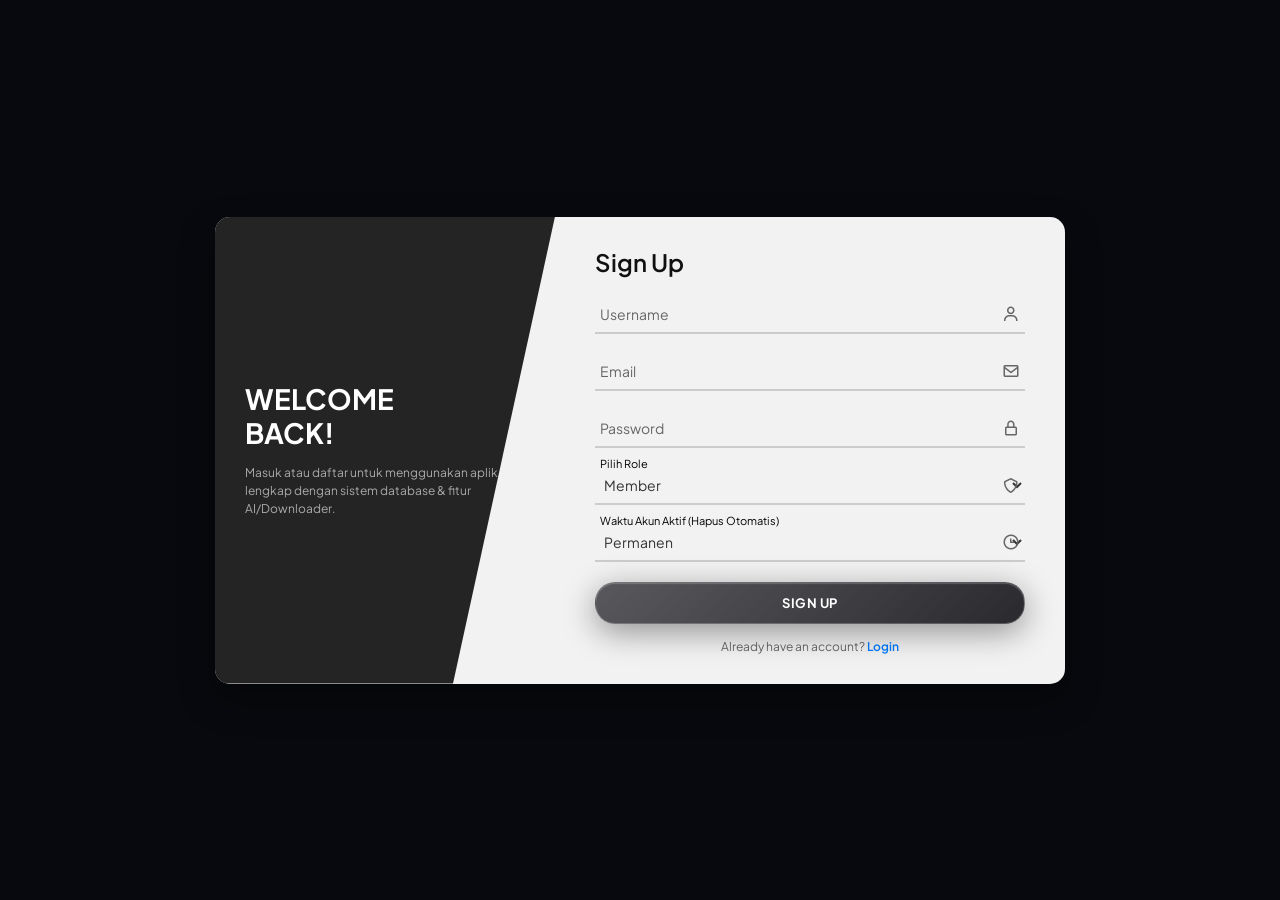
<file: TANJIROX-V2-FIXED-1.html>
<!DOCTYPE html>
<html lang="id">
<head>
    <meta charset="UTF-8">
    <meta name="viewport" content="width=device-width, initial-scale=1.0">
    <title>Ryuichi App - Full Edition</title>
    
    <link rel="preconnect" href="https://fonts.googleapis.com">
    <link rel="preconnect" href="https://fonts.gstatic.com" crossorigin>
    <link href="https://fonts.googleapis.com/css2?family=Plus+Jakarta+Sans:wght@400;500;600;700;800&display=swap" rel="stylesheet">
    <link rel="stylesheet" href="https://cdnjs.cloudflare.com/ajax/libs/font-awesome/6.6.0/css/all.min.css">
    <link href="https://unpkg.com/boxicons@2.1.4/css/boxicons.min.css" rel="stylesheet">

    <style>
        * {
            margin: 0;
            padding: 0;
            box-sizing: border-box;
            font-family: 'Plus Jakarta Sans', sans-serif;
            -webkit-tap-highlight-color: transparent;
        }

        body {
            background-color: #090a0f;
            color: #ffffff;
            display: flex;
            justify-content: center;
            align-items: flex-start;
            min-height: 100vh;
            padding-bottom: 90px;
            background-size: cover;
            background-position: center;
            background-repeat: no-repeat;
            background-attachment: fixed;
        }

        /* GATEWAY LOGIN & REGISTER */
        .auth-container {
            position: fixed;
            top: 0; left: 0; width: 100%; height: 100%;
            background: rgba(9, 10, 15, 0.85);
            backdrop-filter: blur(10px);
            display: flex; justify-content: center; align-items: center;
            padding: 20px; z-index: 9999;
            background-size: cover;
            background-position: center;
        }

        .auth-box {
            position: relative;
            width: 850px;
            background: rgba(255, 255, 255, 0.95);
            backdrop-filter: blur(16px);
            border-radius: 15px;
            box-shadow: 0 15px 35px rgba(0, 0, 0, 0.4);
            display: flex;
            overflow: hidden;
            color: #000000;
        }

        @media(max-width: 800px) {
            .auth-box { flex-direction: column; width: 100%; max-width: 400px; }
            .left-side { clip-path: none !important; width: 100% !important; padding: 25px 20px !important; text-align: center; }
            .right-side { width: 100% !important; padding: 25px 20px !important; }
        }

        .left-side {
            position: relative;
            width: 40%;
            background: rgba(0, 0, 0, 0.85);
            color: #fff;
            padding: 40px 30px;
            clip-path: polygon(0 0, 100% 0, 70% 100%, 0 100%);
            display: flex;
            flex-direction: column;
            justify-content: center;
        }

        .left-side h1 {
            font-size: 28px;
            font-weight: 700;
            line-height: 1.2;
            margin-bottom: 15px;
        }

        .left-side p {
            font-size: 12px;
            color: #aaa;
            line-height: 1.5;
        }

        .right-side {
            width: 60%;
            padding: 30px 40px;
            display: flex;
            flex-direction: column;
            justify-content: center;
            background: transparent;
        }

        .right-side h2 {
            font-size: 24px;
            font-weight: 600;
            margin-bottom: 20px;
            color: #111;
        }

        .input-box {
            position: relative;
            width: 100%;
            margin-bottom: 20px;
            border-bottom: 2px solid #ccc;
        }

        .input-box input, .input-box select {
            width: 100%;
            height: 35px;
            background: transparent;
            border: none;
            outline: none;
            font-size: 14px;
            color: #333;
            padding: 0 30px 0 5px;
        }

        .input-box select {
            cursor: pointer;
        }

        .input-box label {
            position: absolute;
            top: 50%;
            left: 5px;
            transform: translateY(-50%);
            font-size: 14px;
            color: #666;
            pointer-events: none;
            transition: 0.3s ease;
        }

        .input-box input:focus ~ label,
        .input-box input:valid ~ label,
        .input-box select:focus ~ label,
        .input-box select:valid ~ label {
            top: -5px;
            font-size: 11px;
            color: #000;
        }

        .input-box i {
            position: absolute;
            right: 5px;
            top: 50%;
            transform: translateY(-50%);
            font-size: 18px;
            color: #666;
        }

        /* EFEK LIQUID GLASS - ABU KEPUTIHAN */
        .liquid-btn {
            width: 100%; padding: 12px; 
            background: rgba(244, 244, 245, 0.15);
            backdrop-filter: blur(16px);
            -webkit-backdrop-filter: blur(16px);
            border: 1px solid rgba(255, 255, 255, 0.4);
            border-radius: 20px; 
            color: #f4f4f5;
            font-size: 13px; font-weight: 700; cursor: pointer; margin-top: 10px;
            box-shadow: 0 8px 32px 0 rgba(0, 0, 0, 0.37), inset 0 1px 1px 0 rgba(255, 255, 255, 0.6);
            transition: all 0.3s cubic-bezier(0.4, 0, 0.2, 1);
            position: relative;
            overflow: hidden;
            display: flex;
            justify-content: center;
            align-items: center;
            gap: 8px;
            text-transform: uppercase;
            letter-spacing: 0.5px;
        }

        .liquid-btn::before {
            content: '';
            position: absolute;
            top: 0; left: -100%; width: 100%; height: 100%;
            background: linear-gradient(90deg, transparent, rgba(255, 255, 255, 0.3), transparent);
            transition: 0.5s;
        }

        .liquid-btn:hover::before { left: 100%; }
        .liquid-btn:hover {
            transform: translateY(-2px);
            background: rgba(244, 244, 245, 0.25);
            border-color: rgba(255, 255, 255, 0.7);
            color: #ffffff;
            box-shadow: 0 12px 40px 0 rgba(0, 0, 0, 0.5), inset 0 1px 2px 0 rgba(255, 255, 255, 0.8);
        }
        .liquid-btn:active { transform: translateY(1px); }

        .liquid-btn.light {
            background: linear-gradient(135deg, rgba(244, 244, 245, 0.2) 0%, rgba(212, 212, 216, 0.25) 100%);
            border-color: rgba(255, 255, 255, 0.5);
            color: #f4f4f5;
        }
        
        /* TOMBOL KHUSUS HALAMAN LOGIN (AGAR TIDAK TERLALU PUTIH POLOS) */
        .right-side .liquid-btn {
            background: linear-gradient(135deg, rgba(60, 60, 65, 0.85) 0%, rgba(30, 30, 35, 0.95) 100%);
            border: 1px solid rgba(255, 255, 255, 0.2);
            color: #ffffff;
            box-shadow: 0 8px 32px 0 rgba(0, 0, 0, 0.4), inset 0 1px 1px 0 rgba(255, 255, 255, 0.2);
        }
        .right-side .liquid-btn:hover {
            background: linear-gradient(135deg, rgba(80, 80, 85, 0.95) 0%, rgba(40, 40, 45, 1) 100%);
            border-color: rgba(255, 255, 255, 0.4);
            color: #ffffff;
        }

        .liquid-btn.danger {
            background: linear-gradient(135deg, rgba(239, 68, 68, 0.8) 0%, rgba(185, 28, 28, 0.9) 100%);
            border-color: rgba(248, 113, 113, 0.4);
            color: #fff;
            padding: 6px 12px; font-size: 10px; width: auto; margin-top: 0;
        }

        .login-link { font-size: 12px; text-align: center; margin-top: 15px; color: #666; }
        .login-link p a, .login-link span { color: #007bff; text-decoration: none; font-weight: 600; cursor: pointer; }

        .auth-msg { margin-top: 10px; font-size: 12px; text-align: center; display: none; }
        .auth-msg.error { color: #ef4444; }
        .auth-msg.success { color: #10b981; }

        /* CONTAINER UTAMA DASHBOARD */
        .app-container {
            width: 100%; max-width: 480px; padding: 16px;
            display: none; flex-direction: column; gap: 14px;
        }

        .section-view { display: none; flex-direction: column; gap: 14px; }
        .section-view.active { display: flex; }

        /* TOP HEADER */
        .top-header {
            display: flex; justify-content: space-between;
            align-items: center; padding: 4px 0;
        }
        .header-title { display: flex; align-items: center; gap: 12px; }
        
        .menu-dots-btn {
            width: 36px; height: 36px; background: rgba(244, 244, 245, 0.15);
            backdrop-filter: blur(8px);
            border: 1px solid rgba(255, 255, 255, 0.4); border-radius: 50%;
            display: flex; justify-content: center; align-items: center;
            color: #f4f4f5; font-size: 16px; cursor: pointer;
            box-shadow: 0 4px 15px rgba(0,0,0,0.2);
            transition: 0.2s;
        }
        .menu-dots-btn:active { transform: scale(0.92); }

        .header-title-text h2 { font-size: 15px; font-weight: 700; text-shadow: 0 2px 4px rgba(0,0,0,0.8); }
        .header-title-text span { font-size: 14px; color: #d4d4d8; font-weight: 600; text-shadow: 0 2px 4px rgba(0,0,0,0.8); }

        .header-actions { display: flex; align-items: center; gap: 8px; }
        .icon-btn {
            width: 36px; height: 36px; background: rgba(244, 244, 245, 0.15);
            backdrop-filter: blur(8px);
            border: 1px solid rgba(255, 255, 255, 0.4); border-radius: 50%;
            display: flex; justify-content: center; align-items: center;
            color: #f4f4f5; font-size: 14px; cursor: pointer;
            position: relative;
            box-shadow: 0 4px 15px rgba(0,0,0,0.2);
        }
        
        .notif-badge-dot {
            position: absolute; top: 6px; right: 6px;
            width: 8px; height: 8px; background: #ef4444; border-radius: 50%;
            display: none;
        }

        .custom-chat-logo {
            width: 18px; height: 18px; fill: #f4f4f5;
            transition: 0.2s;
        }
        .icon-btn:hover .custom-chat-logo {
            fill: #ffffff;
        }

        /* DRAWER / MODAL MENU KIRI ATAS */
        .drawer-overlay {
            position: fixed; top: 0; left: 0; width: 100%; height: 100%;
            background: rgba(0, 0, 0, 0.6); backdrop-filter: blur(4px);
            z-index: 2000; display: none; justify-content: flex-start;
        }
        .drawer-overlay.active { display: flex; }

        .drawer-content {
            width: 300px; height: 100%; background: #12131a; border-right: 1px solid #27272a;
            padding: 20px; display: flex; flex-direction: column; gap: 20px;
            animation: slideRight 0.3s cubic-bezier(0.1, 1, 0.1, 1);
        }
        @keyframes slideRight {
            from { transform: translateX(-100%); }
            to { transform: translateX(0); }
        }

        .drawer-header {
            display: flex; justify-content: space-between; align-items: center;
            border-bottom: 1px solid #27272a; padding-bottom: 12px;
        }
        .drawer-header h3 { font-size: 14px; font-weight: 800; color: #f4f4f5; letter-spacing: 0.5px; }

        .drawer-profile-card {
            background: rgba(244, 244, 245, 0.08); border: 1px solid rgba(255, 255, 255, 0.2); border-radius: 16px;
            padding: 16px; display: flex; align-items: center; gap: 14px;
        }
        .drawer-avatar {
            width: 48px; height: 48px; border-radius: 50%;
            background: #52525b; display: flex; justify-content: center;
            align-items: center; font-size: 18px; font-weight: 800; color: #fff;
            overflow: hidden; object-fit: cover;
        }
        .drawer-avatar img { width: 100%; height: 100%; object-fit: cover; }
        .drawer-user-info h4 { font-size: 14px; font-weight: 700; color: #fff; }
        .drawer-user-info p { font-size: 11px; color: #a1a1aa; margin-top: 2px; }

        .drawer-menu-list {
            display: flex; flex-direction: column; gap: 8px; flex: 1;
        }
        .drawer-menu-item {
            display: flex; align-items: center; gap: 12px; padding: 12px 14px;
            background: rgba(244, 244, 245, 0.1); border: 1px solid rgba(255, 255, 255, 0.25); border-radius: 12px;
            color: #f4f4f5; font-size: 13px; font-weight: 600; cursor: pointer;
            text-decoration: none; transition: 0.2s;
            box-shadow: 0 4px 15px rgba(0,0,0,0.15);
        }
        .drawer-menu-item:hover { border-color: rgba(255, 255, 255, 0.6); color: #fff; background: rgba(244, 244, 245, 0.2); }
        .drawer-menu-item i { font-size: 16px; color: #f4f4f5; }

        /* BANNER VIDEO CARD TRANSPARAN & BLUR SANGAT TIPIS */
        .banner-card {
            width: 100%; height: 180px; border-radius: 20px;
            overflow: hidden; 
            background: rgba(18, 19, 26, 0.15);
            backdrop-filter: blur(2px);
            -webkit-backdrop-filter: blur(2px);
            border: 1px solid rgba(255, 255, 255, 0.12);
            box-shadow: 0 8px 32px 0 rgba(0, 0, 0, 0.2);
            position: relative; display: flex; align-items: center; justify-content: center;
        }
        .banner-card video {
            width: 100%; height: 100%; object-fit: cover; opacity: 0.95;
        }

        /* USER CARD PROFILE TRANSPARAN & BLUR SANGAT TIPIS */
        .user-card {
            background: rgba(18, 19, 26, 0.2);
            backdrop-filter: blur(2px);
            -webkit-backdrop-filter: blur(2px);
            border: 1px solid rgba(255, 255, 255, 0.12);
            border-radius: 20px; padding: 16px;
            display: flex; justify-content: space-between; align-items: center;
            box-shadow: 0 8px 32px 0 rgba(0, 0, 0, 0.2);
        }
        .user-info { display: flex; align-items: center; gap: 14px; }
        .user-avatar {
            width: 52px; height: 52px; border-radius: 50%;
            background: #3f3f46; display: flex; justify-content: center;
            align-items: center; font-size: 18px; font-weight: 800; color: #ffffff;
            overflow: hidden; object-fit: cover;
        }
        .user-avatar img { width: 100%; height: 100%; object-fit: cover; }
        .user-details h3 { font-size: 16px; font-weight: 700; text-shadow: 0 1px 2px rgba(0,0,0,0.8); }
        .user-details p { font-size: 12px; color: #a1a1aa; margin-top: 2px; }

        /* ROLE BADGES */
        .role-badge {
            padding: 6px 14px; border-radius: 20px;
            font-size: 11px; font-weight: 800; text-transform: uppercase;
        }
        .role-badge.dev { background: rgba(245, 158, 11, 0.15); color: #fcd34d; border: 1px solid rgba(245, 158, 11, 0.4); }
        .role-badge.admin { background: rgba(59, 130, 246, 0.15); color: #93c5fd; border: 1px solid rgba(59, 130, 246, 0.4); }
        .role-badge.vvip { background: rgba(236, 72, 153, 0.15); color: #f472b6; border: 1px solid rgba(236, 72, 153, 0.4); }
        .role-badge.vip { background: rgba(168, 85, 247, 0.15); color: #d8b4fe; border: 1px solid rgba(168, 85, 247, 0.4); }
        .role-badge.member { background: rgba(161, 161, 170, 0.15); color: #e4e4e7; border: 1px solid rgba(161, 161, 170, 0.4); }

        /* STATS GRID TRANSPARAN & BLUR SANGAT TIPIS */
        .stats-grid { display: grid; grid-template-columns: 1fr 1fr; gap: 12px; }
        .stat-card {
            background: rgba(18, 19, 26, 0.2);
            backdrop-filter: blur(2px);
            -webkit-backdrop-filter: blur(2px);
            border: 1px solid rgba(255, 255, 255, 0.12);
            border-radius: 18px; padding: 14px 16px; display: flex; flex-direction: column; gap: 8px;
            box-shadow: 0 8px 32px 0 rgba(0, 0, 0, 0.2);
        }
        .stat-card.online { border-color: rgba(16, 185, 129, 0.3); }
        .stat-card.offline { border-color: rgba(239, 68, 68, 0.3); }
        .stat-header { font-size: 10px; font-weight: 800; color: #a1a1aa; text-transform: uppercase; }
        .stat-body { display: flex; align-items: center; gap: 10px; }
        .stat-icon {
            width: 28px; height: 28px; border-radius: 50%;
            display: flex; justify-content: center; align-items: center; font-size: 12px;
        }
        .stat-card.online .stat-icon { background: rgba(16, 185, 129, 0.15); color: #10b981; }
        .stat-card.offline .stat-icon { background: rgba(239, 68, 68, 0.15); color: #ef4444; }
        .stat-number { font-size: 26px; font-weight: 800; text-shadow: 0 2px 4px rgba(0,0,0,0.8); }
        .stat-footer { font-size: 11px; color: #71717a; }

        /* SECTION DIVIDER */
        .section-divider {
            display: flex; align-items: center; gap: 10px; margin: 12px 0 4px 0;
        }
        .section-divider span {
            font-size: 13px; font-weight: 800; color: #ffffff; letter-spacing: 1px; display: flex; align-items: center; gap: 6px;
            text-shadow: 0 2px 4px rgba(0,0,0,0.8);
        }
        .section-divider .line { flex: 1; height: 1px; background: rgba(255,255,255,0.2); }

        /* GRID FITUR - EFEK LIQUID GLASS ABU KEPUTIHAN */
        .features-grid {
            display: grid; grid-template-columns: 1fr 1fr; gap: 10px;
        }

        .grid-card {
            border-radius: 18px; padding: 14px; display: flex; flex-direction: column;
            gap: 8px; position: relative; 
            background: linear-gradient(135deg, rgba(244, 244, 245, 0.15) 0%, rgba(212, 212, 216, 0.2) 100%);
            backdrop-filter: blur(16px);
            -webkit-backdrop-filter: blur(16px);
            border: 1px solid rgba(255, 255, 255, 0.4);
            cursor: pointer;
            text-decoration: none; color: #f4f4f5; 
            box-shadow: 0 8px 32px 0 rgba(0, 0, 0, 0.3), inset 0 1px 1px 0 rgba(255, 255, 255, 0.6);
            transition: transform 0.2s, border-color 0.2s, background 0.2s;
            min-height: 110px; justify-content: space-between;
        }
        .grid-card:hover {
            background: linear-gradient(135deg, rgba(244, 244, 245, 0.25) 0%, rgba(212, 212, 216, 0.3) 100%);
            border-color: rgba(255, 255, 255, 0.7);
            color: #ffffff;
            transform: translateY(-2px);
        }
        .grid-card:active { transform: scale(0.97); }
        .grid-card .icon-box {
            width: 38px; height: 38px; border-radius: 12px;
            display: flex; justify-content: center; align-items: center; font-size: 18px;
            background: rgba(255, 255, 255, 0.2);
            color: #ffffff;
            border: 1px solid rgba(255, 255, 255, 0.3);
        }
        .grid-card h4 { font-size: 13px; font-weight: 800; line-height: 1.2; text-shadow: 0 1px 2px rgba(0,0,0,0.8); }
        .grid-card p { font-size: 9px; color: rgba(255, 255, 255, 0.85); line-height: 1.2; text-transform: uppercase; font-weight: 600; }

        /* KARTU TERKUNCI BERDASARKAN ROLE */
        .grid-card.locked {
            opacity: 0.45;
            filter: grayscale(0.8);
            cursor: not-allowed;
            position: relative;
        }
        .lock-badge {
            position: absolute; top: 10px; right: 10px;
            background: rgba(0,0,0,0.7); color: #f87171;
            padding: 3px 8px; border-radius: 6px; font-size: 9px; font-weight: 800;
            display: flex; align-items: center; gap: 3px; border: 1px solid rgba(239,68,68,0.4);
        }

        /* FLOATING REPLACE / REFRESH BUTTON DI BAWAH KANAN */
        .floating-replace-btn {
            position: fixed;
            bottom: 75px;
            right: calc(50% - 240px + 20px);
            width: 50px;
            height: 50px;
            background: rgba(244, 244, 245, 0.25);
            backdrop-filter: blur(16px);
            -webkit-backdrop-filter: blur(16px);
            color: #ffffff;
            border-radius: 50%;
            display: none;
            justify-content: center;
            align-items: center;
            font-size: 22px;
            box-shadow: 0 8px 32px 0 rgba(0, 0, 0, 0.4), inset 0 1px 1px 0 rgba(255, 255, 255, 0.6);
            cursor: pointer;
            z-index: 1050;
            border: 1px solid rgba(255, 255, 255, 0.5);
            transition: transform 0.2s, background 0.2s;
        }
        @media(max-width: 500px) {
            .floating-replace-btn {
                right: 20px;
            }
        }
        .floating-replace-btn:active {
            transform: scale(0.9);
        }

        /* NAVIGATION BAR BOTTOM TRANSPARAN & BLUR SANGAT TIPIS */
        .bottom-nav {
            position: fixed; bottom: 0; left: 50%; transform: translateX(-50%);
            width: 100%; max-width: 480px; 
            background: rgba(18, 19, 26, 0.25);
            backdrop-filter: blur(2px);
            -webkit-backdrop-filter: blur(2px);
            border-top: 1px solid rgba(255, 255, 255, 0.12);
            display: none; justify-content: space-around; padding: 10px 0; z-index: 1000;
        }
        .nav-item {
            display: flex; flex-direction: column; align-items: center; gap: 4px;
            color: #a1a1aa; text-decoration: none; font-size: 10px; font-weight: 700; cursor: pointer;
        }
        .nav-item.active { color: #ffffff; }

        /* DATABASE TABLE STYLING */
        .db-table-container {
            background: #12131a; border: 1px solid #27272a; border-radius: 16px;
            padding: 14px; overflow-x: auto;
        }
        table {
            width: 100%; border-collapse: collapse; font-size: 12px; text-align: left;
        }
        th, td {
            padding: 10px 8px; border-bottom: 1px solid #27272a;
        }
        th { color: #f4f4f5; font-weight: 700; }
        td { color: #e4e4e7; }

        /* HALAMAN FITUR DINAMIS */
        .feature-page-header {
            display: flex; align-items: center; justify-content: space-between;
            background: rgba(18, 19, 26, 0.9); backdrop-filter: blur(8px); border: 1px solid #27272a; border-radius: 16px; padding: 12px 16px;
        }
        .feature-card-box {
            background: rgba(18, 19, 26, 0.9); backdrop-filter: blur(8px); border: 1px solid #27272a; border-radius: 20px;
            padding: 18px; display: flex; flex-direction: column; gap: 14px;
        }
        .db-info-badge {
            background: #181920; border: 1px dashed rgba(255,255,255,0.3); border-radius: 12px;
            padding: 12px; font-size: 11px; color: #a1a1aa; line-height: 1.5;
        }
        .db-info-badge b { color: #ffffff; }
        
        /* GLOBAL CHAT ROOM STYLING */
        .global-chat-container {
            background: #181920; border: 1px solid #27272a; border-radius: 14px;
            padding: 12px; height: 350px; overflow-y: auto;
            display: flex; flex-direction: column; gap: 10px; font-size: 12px;
        }
        .chat-bubble {
            background: #27272a; border: 1px solid #3f3f46; border-radius: 12px;
            padding: 10px; display: flex; flex-direction: column; gap: 6px; max-width: 90%;
        }
        .chat-bubble.mine { align-self: flex-end; background: rgba(244, 244, 245, 0.15); border-color: rgba(255, 255, 255, 0.4); }
        .chat-bubble-header {
            display: flex; justify-content: space-between; align-items: center; font-size: 10px; color: #a1a1aa;
        }
        .chat-bubble-body { font-size: 12px; color: #fff; word-break: break-word; }
        .chat-media-img { width: 100%; max-height: 150px; object-fit: cover; border-radius: 8px; margin-top: 4px; }
        .chat-media-vid { width: 100%; max-height: 150px; border-radius: 8px; margin-top: 4px; }
        
        .chat-input-area {
            display: flex; flex-direction: column; gap: 8px; background: #181920; border: 1px solid #27272a; border-radius: 14px; padding: 10px;
        }
        .chat-toolbar {
            display: flex; gap: 8px; align-items: center;
        }
        .media-upload-label {
            font-size: 11px; color: #f4f4f5; background: rgba(244, 244, 245, 0.12); border: 1px solid rgba(255, 255, 255, 0.3);
            padding: 6px 12px; border-radius: 10px; cursor: pointer; display: flex; align-items: center; gap: 4px;
            box-shadow: 0 4px 15px rgba(0,0,0,0.15);
        }

        .input-field {
            width: 100%; padding: 10px 12px; background: #181920; border: 1px solid #27272a;
            border-radius: 10px; color: #fff; font-size: 12px; outline: none;
        }
        .result-box {
            background: #181920; border: 1px solid #27272a; border-radius: 12px;
            padding: 14px; text-align: center; font-size: 13px; color: #6ee7b7; min-height: 60px;
            display: flex; align-items: center; justify-content: center; flex-direction: column; gap: 6px;
        }

        /* BROADCAST NOTIFICATION CARD STYLING */
        .broadcast-card {
            background: #181920; border: 1px solid #27272a; border-radius: 14px;
            padding: 14px; display: flex; flex-direction: column; gap: 8px; margin-bottom: 10px;
        }
        .broadcast-header {
            display: flex; justify-content: space-between; align-items: center;
        }
        .broadcast-sender {
            font-size: 12px; font-weight: 800; color: #f4f4f5; display: flex; align-items: center; gap: 6px;
        }
        .broadcast-time { font-size: 10px; color: #71717a; }
        .broadcast-text { font-size: 12px; color: #e4e4e7; line-height: 1.4; }
        .reaction-bar {
            display: flex; gap: 6px; margin-top: 4px; flex-wrap: wrap;
        }
        .reaction-btn {
            background: #27272a; border: 1px solid #3f3f46; border-radius: 8px;
            padding: 4px 8px; font-size: 11px; color: #fff; cursor: pointer; display: flex; align-items: center; gap: 4px;
            transition: 0.2s;
        }
        .reaction-btn:hover { background: #3f3f46; }
        .reaction-btn.active { border-color: rgba(255,255,255,0.5); background: rgba(244, 244, 245, 0.2); }
    </style>
</head>
<body>

    <!-- AUTH GATEWAY (LOGIN & REGISTER) -->
    <div class="auth-container" id="authGateway">
        <div class="auth-box">
            <div class="left-side">
                <h1>WELCOME<br>BACK!</h1>
                <p>Masuk atau daftar untuk menggunakan aplikasi lengkap dengan sistem database & fitur AI/Downloader.</p>
            </div>

            <div class="right-side">
                <h2 id="authTitle">Sign Up</h2>
                <form id="authForm" onsubmit="handleAuthSubmit(event)">
                    <div class="input-box">
                        <input type="text" id="authUsername" required>
                        <label>Username</label>
                        <i class='bx bx-user'></i>
                    </div>

                    <div class="input-box" id="emailBox">
                        <input type="email" id="authEmail" required>
                        <label>Email</label>
                        <i class='bx bx-envelope'></i>
                    </div>

                    <div class="input-box">
                        <input type="password" id="authPassword" required>
                        <label>Password</label>
                        <i class='bx bx-lock-alt'></i>
                    </div>

                    <div class="input-box" id="roleSelectionBox">
                        <select id="authRole">
                            <option value="member" selected>Member</option>
                            <option value="vip">VIP</option>
                            <option value="vvip">VVIP</option>
                            <option value="admin">Admin</option>
                        </select>
                        <label>Pilih Role</label>
                        <i class='bx bx-shield'></i>
                    </div>

                    <!-- PILIHAN WAKTU PENGHAPUSAN OTOMATIS AKUN (LOGO JAM) -->
                    <div class="input-box" id="expirySelectionBox">
                        <select id="authExpiry">
                            <option value="1_day">1 Hari</option>
                            <option value="1_week">1 Minggu</option>
                            <option value="1_month">1 Bulan</option>
                            <option value="permanent" selected>Permanen</option>
                        </select>
                        <label>Waktu Akun Aktif (Hapus Otomatis)</label>
                        <i class='bx bx-time'></i>
                    </div>

                    <button type="submit" class="liquid-btn light" id="authSubmitBtn">Sign Up</button>

                    <div class="login-link">
                        <p id="switchText">Already have an account? <a href="#" onclick="toggleAuthMode(event)">Login</a></p>
                    </div>

                    <div class="auth-msg" id="authMessage"></div>
                </form>
            </div>
        </div>
    </div>

    <!-- DRAWER MENU KIRI ATAS (TITIK 3) -->
    <div class="drawer-overlay" id="drawerOverlay" onclick="toggleDrawer(event)">
        <div class="drawer-content" onclick="event.stopPropagation()">
            <div class="drawer-header">
                <h3>MENU UTAMA</h3>
                <div class="icon-btn" onclick="toggleDrawer()" style="width: 30px; height: 30px; font-size: 12px;"><i class="fa-solid fa-xmark"></i></div>
            </div>

            <!-- BIODATA AKUN DI BAGIAN ATAS DRAWER -->
            <div class="drawer-profile-card">
                <div class="drawer-avatar" id="drawerAvatar">US</div>
                <div class="drawer-user-info">
                    <h4 id="drawerUsername">Username</h4>
                    <p id="drawerEmail">email@domain.com</p>
                    <span class="role-badge member" id="drawerRoleBadge" style="font-size:8px; padding:2px 8px; margin-top:4px; display:inline-block;">MEMBER</span>
                </div>
            </div>

            <!-- DAFTAR MENU DRAWER -->
            <div class="drawer-menu-list">
                <div class="drawer-menu-item" onclick="toggleDrawer(); openFeaturePage('info_akun')">
                    <i class="fa-solid fa-circle-info"></i>
                    <span>Informasi Akun</span>
                </div>
                <!-- MENU REQUEST UPDATE ROLE (SEMUA ROLE BISA AKSES, KIRIM IZIN KE DEV/ADMIN) -->
                <div class="drawer-menu-item" onclick="toggleDrawer(); openFeaturePage('request_role')">
                    <i class="fa-solid fa-user-shield"></i>
                    <span>Request Update Role</span>
                </div>
                <div class="drawer-menu-item" onclick="toggleDrawer(); openFeaturePage('setelan')">
                    <i class="fa-solid fa-gear"></i>
                    <span>Setelan & Foto Profil</span>
                </div>
                <!-- MENU KHUSUS DEV: CUSTOMIZER BACKGROUND & VIDEO -->
                <div class="drawer-menu-item" id="menuDevCustomizer" style="display:none;" onclick="toggleDrawer(); openFeaturePage('dev_customizer')">
                    <i class="fa-solid fa-palette"></i>
                    <span>Customizer Dev (BG & Video)</span>
                </div>
                <div class="drawer-menu-item" onclick="toggleDrawer(); openFeaturePage('ganti_password')">
                    <i class="fa-solid fa-key"></i>
                    <span>Ganti Password</span>
                </div>
            </div>
            
            <button class="liquid-btn danger" onclick="logoutSession()" style="width: 100%; font-size: 11px; padding: 10px;">Keluar Akun</button>
        </div>
    </div>

    <!-- MAIN DASHBOARD APP CONTAINER -->
    <div class="app-container" id="mainDashboard">
        
        <!-- HEADER UTAMA -->
        <div class="top-header">
            <div class="header-title">
                <div class="menu-dots-btn" onclick="toggleDrawer()" title="Menu">
                    <i class="fa-solid fa-ellipsis-vertical"></i>
                </div>
                <div class="header-title-text">
                    <h2>Halo,</h2>
                    <span id="headerUsername">User 🌙</span>
                </div>
            </div>
            <div class="header-actions">
                <div class="icon-btn" onclick="openFeaturePage('global_chat')" title="Global Public Chat">
                    <svg class="custom-chat-logo" viewBox="0 0 24 24" xmlns="http://www.w3.org/2000/svg">
                        <path d="M12 2C6.48 2 2 6.03 2 11c0 2.22.84 4.25 2.24 5.86L3 21l4.47-1.18C8.75 20.35 10.33 20.5 12 20.5c5.52 0 10-4.03 10-9s-4.48-9-10-9zm0 13.5c-.83 0-1.5-.67-1.5-1.5s.67-1.5 1.5-1.5 1.5.67 1.5 1.5-.67 1.5-1.5 1.5zm3.5 0c-.83 0-1.5-.67-1.5-1.5s.67-1.5 1.5-1.5 1.5.67 1.5 1.5-.67 1.5-1.5 1.5zm-7 0c-.83 0-1.5-.67-1.5-1.5s.67-1.5 1.5-1.5 1.5.67 1.5 1.5-.67 1.5-1.5 1.5z"/>
                    </svg>
                </div>
                <div class="icon-btn" onclick="switchView('notifikasi')" title="Siaran & Persetujuan Role">
                    <i class="fa-solid fa-bell"></i>
                    <div class="notif-badge-dot" id="notifDot"></div>
                </div>
                <div class="icon-btn" onclick="logoutSession()" title="Logout"><i class="fa-solid fa-right-from-bracket"></i></div>
            </div>
        </div>

        <!-- HALAMAN UTAMA DASHBOARD -->
        <div class="section-view active" id="viewHome">
            
            <!-- BANNER VIDEO CARD TRANSPARAN & BLUR SANGAT TIPIS -->
            <div class="banner-card">
                <video id="dashboardVideo" src="https://files.catbox.moe/5ahr4x.mp4" loop playsinline></video>
            </div>

            <!-- USER CARD PROFILE TRANSPARAN & BLUR SANGAT TIPIS -->
            <div class="user-card">
                <div class="user-info">
                    <div class="user-avatar" id="userAvatarBox">
                        <span id="userAvatarText">US</span>
                    </div>
                    <div class="user-details">
                        <h3 id="profileName">Username</h3>
                        <p id="profileEmail">email@domain.com</p>
                    </div>
                </div>
                <div class="role-badge" id="profileRoleBadge">MEMBER</div>
            </div>

            <!-- STATS GRID REAL DETECTOR (ONLINE / OFFLINE AKUN TERDAFTAR) -->
            <div class="stats-grid">
                <div class="stat-card online">
                    <div class="stat-header">DEVICE ONLINE</div>
                    <div class="stat-body">
                        <div class="stat-icon"><i class="fa-solid fa-check"></i></div>
                        <div class="stat-number" id="statOnlineCount">1</div>
                    </div>
                    <div class="stat-footer"><i class="fa-solid fa-signal"></i> Akun Aktif Membuka Web</div>
                </div>
                <div class="stat-card offline">
                    <div class="stat-header">DEVICE OFFLINE</div>
                    <div class="stat-body">
                        <div class="stat-icon"><i class="fa-solid fa-xmark"></i></div>
                        <div class="stat-number" id="statOfflineCount">0</div>
                    </div>
                    <div class="stat-footer"><i class="fa-solid fa-power-off"></i> Akun Terdaftar Offline</div>
                </div>
            </div>

            <!-- MENU KHUSUS DATABASE (HANYA ADMIN & DEV) -->
            <div id="adminMenuSection" style="display: none;">
                <div class="section-divider">
                    <span><i class="fa-solid fa-database"></i> PANEL RESTRICTED</span>
                    <div class="line"></div>
                </div>
                <div class="features-grid">
                    <div class="grid-card" onclick="switchView('database')">
                        <div class="icon-box"><i class="fa-solid fa-table-cells"></i></div>
                        <div>
                            <h4>DATABASE USERS</h4>
                            <p>Kelola Data Pengguna</p>
                        </div>
                    </div>
                </div>
                
<div id="dbBackendStatus" class="db-info-badge" style="margin-top:10px;">
    <b>DATABASE BACKEND:</b> Checking...
</div>
<div style="display:flex;gap:8px;flex-wrap:wrap;margin-top:8px;">
    <button class="liquid-btn light" type="button"
            style="width:auto;margin-top:0;padding:7px 10px;font-size:10px;"
            onclick="downloadDatabaseBackup()">
        <i class="fa-solid fa-download"></i> BACKUP DB
    </button>
    <label class="liquid-btn light"
           style="width:auto;margin-top:0;padding:7px 10px;font-size:10px;cursor:pointer;">
        <i class="fa-solid fa-upload"></i> RESTORE DB
        <input type="file" accept="application/json" style="display:none;"
               onchange="restoreDatabaseBackup(event)">
    </label>
</div>

            </div>

            <!-- PANEL KHUSUS DEVELOPER: PENGATURAN SESI & ROLE -->
            <div id="developerControlSection" style="display:none;">
                <div class="section-divider">
                    <span><i class="fa-solid fa-user-gear"></i> DEVELOPER CONTROL</span>
                    <div class="line"></div>
                </div>
                <div class="features-grid">
                    <div class="grid-card" onclick="switchView('dev_manager')">
                        <div class="icon-box"><i class="fa-solid fa-user-lock"></i></div>
                        <div>
                            <h4>SESSION & ROLE MANAGER</h4>
                            <p>Khusus Developer</p>
                        </div>
                    </div>
                </div>
            </div>

            <!-- CATEGORY 1: MEDIA & ANIME -->
            <div class="section-divider">
                <span><i class="fa-solid fa-compact-disc"></i> MEDIA & ANIME</span>
                <div class="line"></div>
            </div>
            <div class="features-grid" id="grid_media">
                <div class="grid-card" id="card_jkt48_music" onclick="checkAccessAndOpen('jkt48_music', 'member')">
                    <div class="icon-box"><i class="fa-solid fa-music"></i></div>
                    <div><h4>JKT48 MUSIC</h4><p>Random Lagu</p></div>
                </div>
                <div class="grid-card" id="card_jkt48_video" onclick="checkAccessAndOpen('jkt48_video', 'vip')">
                    <div class="icon-box"><i class="fa-solid fa-video"></i></div>
                    <div><h4>JKT48 VIDEO</h4><p>Random Video</p></div>
                </div>
                <div class="grid-card" id="card_waifu" onclick="checkAccessAndOpen('waifu', 'vip')">
                    <div class="icon-box"><i class="fa-solid fa-heart"></i></div>
                    <div><h4>WAIFU</h4><p>Waifu Anime</p></div>
                </div>
                <div class="grid-card" id="card_random_anime" onclick="checkAccessAndOpen('random_anime', 'member')">
                    <div class="icon-box"><i class="fa-solid fa-dragon"></i></div>
                    <div><h4>RANDOM ANIME</h4><p>Anime Art</p></div>
                </div>
            </div>

            <!-- CATEGORY 2: AI ASSISTANT -->
            <div class="section-divider">
                <span><i class="fa-solid fa-microchip"></i> AI ASSISTANT</span>
                <div class="line"></div>
            </div>
            <div class="features-grid" id="grid_ai">
                <div class="grid-card" id="card_claude" onclick="checkAccessAndOpen('claude', 'member')">
                    <div class="icon-box"><i class="fa-solid fa-brain"></i></div>
                    <div><h4>CLAUDE 4.6</h4><p>Chat AI Claude</p></div>
                </div>
                <div class="grid-card" id="card_gemini" onclick="checkAccessAndOpen('gemini', 'member')">
                    <div class="icon-box"><i class="fa-solid fa-star"></i></div>
                    <div><h4>GEMINI 3 PRO</h4><p>Chat AI Gemini</p></div>
                </div>
                <div class="grid-card" id="card_grok" onclick="checkAccessAndOpen('grok', 'vip')">
                    <div class="icon-box"><i class="fa-solid fa-bolt"></i></div>
                    <div><h4>GROK 4.1</h4><p>Chat AI Grok</p></div>
                </div>
                <div class="grid-card" id="card_txt2img" onclick="checkAccessAndOpen('txt2img', 'vip')">
                    <div class="icon-box"><i class="fa-solid fa-image"></i></div>
                    <div><h4>TEXT TO IMAGE</h4><p>Text to Image AI</p></div>
                </div>
                <div class="grid-card" id="card_gpt" onclick="checkAccessAndOpen('gpt', 'vip')">
                    <div class="icon-box"><i class="fa-solid fa-robot"></i></div>
                    <div><h4>GPT 5.4</h4><p>Chat AI GPT</p></div>
                </div>
                <div class="grid-card" id="card_kimi" onclick="checkAccessAndOpen('kimi', 'vip')">
                    <div class="icon-box"><i class="fa-solid fa-cloud"></i></div>
                    <div><h4>KIMI K26</h4><p>Chat AI Kimi</p></div>
                </div>
            </div>

            <!-- CATEGORY 3: OSINT -->
            <div class="section-divider">
                <span><i class="fa-solid fa-magnifying-glass"></i> OSINT</span>
                <div class="line"></div>
            </div>
            <div class="features-grid" id="grid_osint">
                <div class="grid-card" id="card_kodepos" onclick="checkAccessAndOpen('kodepos', 'member')">
                    <div class="icon-box"><i class="fa-solid fa-envelope"></i></div>
                    <div><h4>KODE POS</h4><p>Cek Kode Pos</p></div>
                </div>
                <div class="grid-card" id="card_nikparse" onclick="checkAccessAndOpen('nikparse', 'vip')">
                    <div class="icon-box"><i class="fa-solid fa-id-card"></i></div>
                    <div><h4>NIK PARSE</h4><p>Cek Data KTP</p></div>
                </div>
            </div>

            <!-- CATEGORY 4: DOWNLOADER -->
            <div class="section-divider">
                <span><i class="fa-solid fa-download"></i> DOWNLOADER</span>
                <div class="line"></div>
            </div>
            <div class="features-grid" id="grid_downloader">
                <div class="grid-card" id="card_tiktok" onclick="checkAccessAndOpen('tiktok', 'member')">
                    <div class="icon-box"><i class="fa-brands fa-tiktok"></i></div>
                    <div><h4>TIKTOK</h4><p>TikTok Downloader</p></div>
                </div>
                <div class="grid-card" id="card_instagram" onclick="checkAccessAndOpen('instagram', 'vip')">
                    <div class="icon-box"><i class="fa-brands fa-instagram"></i></div>
                    <div><h4>INSTAGRAM</h4><p>IG Downloader</p></div>
                </div>
                <div class="grid-card" id="card_pinterest" onclick="checkAccessAndOpen('pinterest', 'member')">
                    <div class="icon-box"><i class="fa-brands fa-pinterest"></i></div>
                    <div><h4>PINTEREST</h4><p>Pin Downloader</p></div>
                </div>
                <div class="grid-card" id="card_youtube" onclick="checkAccessAndOpen('youtube', 'vip')">
                    <div class="icon-box"><i class="fa-brands fa-youtube"></i></div>
                    <div><h4>YOUTUBE</h4><p>YT Downloader</p></div>
                </div>
            </div>

            <!-- CATEGORY 5: MAKER & GENERATORS -->
            <div class="section-divider">
                <span><i class="fa-solid fa-hammer"></i> MAKER</span>
                <div class="line"></div>
            </div>
            <div class="features-grid" id="grid_maker">
                <div class="grid-card" id="card_fakewa" onclick="checkAccessAndOpen('fakewa', 'vip')">
                    <div class="icon-box"><i class="fa-brands fa-whatsapp"></i></div>
                    <div><h4>FAKE WHATSAPP</h4><p>Chat WA Palsu</p></div>
                </div>
                <div class="grid-card" id="card_fakecall" onclick="checkAccessAndOpen('fakecall', 'vvip')">
                    <div class="icon-box"><i class="fa-solid fa-phone"></i></div>
                    <div><h4>FAKE CALL</h4><p>Telepon Palsu</p></div>
                </div>
                <div class="grid-card" id="card_fakedev" onclick="checkAccessAndOpen('fakedev', 'vvip')">
                    <div class="icon-box"><i class="fa-solid fa-code"></i></div>
                    <div><h4>FAKE DEV</h4><p>Tampilan Dev</p></div>
                </div>
                <div class="grid-card" id="card_fakewafat" onclick="checkAccessAndOpen('fakewafat', 'vvip')">
                    <div class="icon-box"><i class="fa-solid fa-cross"></i></div>
                    <div><h4>FAKE WAFAT</h4><p>Berita Duka</p></div>
                </div>
                <div class="grid-card" id="card_fakektp" onclick="checkAccessAndOpen('fakektp', 'vvip')">
                    <div class="icon-box"><i class="fa-solid fa-id-badge"></i></div>
                    <div><h4>FAKE KTP</h4><p>KTP Meme</p></div>
                </div>
                <div class="grid-card" id="card_quotenokia" onclick="checkAccessAndOpen('quotenokia', 'vip')">
                    <div class="icon-box"><i class="fa-solid fa-mobile-screen"></i></div>
                    <div><h4>QUOTE NOKIA</h4><p>Quote Jadul</p></div>
                </div>
            </div>

        </div>

        <!-- HALAMAN NOTIFIKASI / PERSETUJUAN REQUEST ROLE -->
        <div class="section-view" id="viewNotifikasi">
            <div class="feature-page-header">
                <button class="liquid-btn light" style="width: auto; margin-top: 0; padding: 8px 16px; font-size: 12px;" onclick="switchView('home')">
                    <i class="fa-solid fa-arrow-left"></i> Kembali
                </button>
                <span style="font-size: 13px; font-weight: 800; color: #f4f4f5;">NOTIFIKASI & PERSETUJUAN ROLE</span>
            </div>
            <div class="feature-card-box" id="notifikasiPageBody">
                <!-- Konten dinamis untuk persetujuan role oleh Dev/Admin -->
            </div>
        </div>

        <!-- HALAMAN DATABASE PENGGUNA (Hanya Admin & Dev) -->
        <div class="section-view" id="viewDatabase">
            <div class="top-header">
                <h3>Database Pengguna Terdaftar</h3>
                <button class="liquid-btn light" style="width: auto; padding: 6px 12px; margin-top:0;" onclick="switchView('home')">Kembali</button>
            </div>
            <div id="databaseBackendInlineStatus" class="db-info-badge"><b>Backend:</b> IndexedDB + local cache</div>
            <p style="font-size: 11px; color: #a1a1aa;">Halaman ini aman dan hanya dapat diakses oleh role Admin atau Dev (Dilengkapi informasi masa aktif & waktu hapus akun).</p>
            
            <div class="db-table-container">
                <table>
                    <thead>
                        <tr>
                            <th>Avatar</th>
                            <th>Username</th>
                            <th>Role</th>
                            <th>Masa Aktif Akun</th>
                            <th>Status Akun</th>
                            <th>Aksi Update Role</th>
                        </tr>
                    </thead>
                    <tbody id="databaseTableBody"></tbody>
                </table>
            </div>
        </div>

        <!-- HALAMAN KHUSUS DEVELOPER: SESSION & ROLE MANAGER -->
        <div class="section-view" id="viewDevManager">
            <div class="feature-page-header">
                <button class="liquid-btn light" style="width:auto; margin-top:0; padding:8px 16px; font-size:12px;" onclick="switchView('home')">
                    <i class="fa-solid fa-arrow-left"></i> Kembali
                </button>
                <span style="font-size:13px; font-weight:800; color:#f4f4f5;">DEVELOPER SESSION & ROLE MANAGER</span>
            </div>
            <div class="feature-card-box" id="devManagerBody"></div>
        </div>

        <!-- HALAMAN DETAIL FITUR DINAMIS -->
        <div class="section-view" id="viewFeaturePage">
            <div class="feature-page-header">
                <button class="liquid-btn light" style="width: auto; margin-top: 0; padding: 8px 16px; font-size: 12px;" onclick="switchView('home')">
                    <i class="fa-solid fa-arrow-left"></i> Kembali
                </button>
                <span id="featureHeaderTitle" style="font-size: 13px; font-weight: 800; color: #f4f4f5;">TITLE FITUR</span>
            </div>

            <div class="feature-card-box" id="featurePageBody"></div>
        </div>

    </div>

    <!-- TOMBOL FLOATING REPLACE / REFRESH DI BAWAH KANAN -->
    <div class="floating-replace-btn" id="floatingReplaceBtn" onclick="executePageReplace()" title="Muat Ulang Halaman">
        <i class="fa-solid fa-rotate-right"></i>
    </div>

    <!-- NAVIGATION BAR BOTTOM TRANSPARAN & BLUR SANGAT TIPIS -->
    <nav class="bottom-nav" id="mainNav">
        <a class="nav-item active" onclick="switchView('home')">
            <i class="fa-solid fa-house"></i>
            <span>HOME</span>
        </a>
        <a class="nav-item" onclick="switchView('notifikasi')">
            <i class="fa-solid fa-bell"></i>
            <span>NOTIFIKASI</span>
        </a>
        <a class="nav-item" id="navDatabaseBtn" style="display: none;" onclick="switchView('database')">
            <i class="fa-solid fa-database"></i>
            <span>DATABASE</span>
        </a>
        <a class="nav-item" onclick="logoutSession()">
            <i class="fa-solid fa-right-from-bracket"></i>
            <span>KELUAR</span>
        </a>
    </nav>

    
<script>
/* ============================================================
   TANJIROX V2 - HYBRID DATABASE BACKEND
   - IndexedDB sebagai database tambahan/persisten
   - localStorage tetap dipakai sebagai synchronous cache
   - Backup otomatis + audit log + health check
   - Tidak membutuhkan server untuk mode offline
   ============================================================ */
(function () {
    'use strict';

    const DB_NAME = 'TANJIROX_BACKEND';
    const DB_VERSION = 1;
    const STORE = 'kv';
    const AUDIT = 'audit';
    const SESSION = 'sessions';
    const MIRROR_KEYS = [
        'ryuichi_users',
        'ryuichi_broadcasts',
        'ryuichi_role_requests',
        'ryuichi_global_chats',
        'ryuichi_custom_bg',
        'ryuichi_auth_bg',
        'ryuichi_custom_video'
    ];

    let db = null;
    let dbReady = false;
    let initPromise = null;

    function openDB() {
        if (initPromise) return initPromise;
        initPromise = new Promise((resolve, reject) => {
            if (!('indexedDB' in window)) {
                reject(new Error('IndexedDB tidak tersedia di browser ini.'));
                return;
            }
            const req = indexedDB.open(DB_NAME, DB_VERSION);

            req.onupgradeneeded = function (event) {
                const database = event.target.result;
                if (!database.objectStoreNames.contains(STORE)) {
                    database.createObjectStore(STORE, { keyPath: 'key' });
                }
                if (!database.objectStoreNames.contains(AUDIT)) {
                    const auditStore = database.createObjectStore(AUDIT, {
                        keyPath: 'id',
                        autoIncrement: true
                    });
                    auditStore.createIndex('createdAt', 'createdAt');
                }
                if (!database.objectStoreNames.contains(SESSION)) {
                    const sessionStore = database.createObjectStore(SESSION, { keyPath: 'id' });
                    sessionStore.createIndex('username', 'username');
                }
            };

            req.onsuccess = function () {
                db = req.result;
                dbReady = true;
                db.onversionchange = () => db.close();
                resolve(db);
            };

            req.onerror = () => reject(req.error || new Error('Gagal membuka IndexedDB.'));
        });
        return initPromise;
    }

    function nativeGet(key) {
        try { return window.localStorage.getItem(key); }
        catch (_) { return null; }
    }

    function nativeSet(key, value) {
        try {
            window.localStorage.setItem(key, value);
            return true;
        } catch (err) {
            console.warn('[TANJIROX] localStorage gagal:', err);
            return false;
        }
    }

    function nativeRemove(key) {
        try { window.localStorage.removeItem(key); }
        catch (_) {}
    }

    function writeIndexed(key, value) {
        if (!dbReady || !db) return;
        try {
            const tx = db.transaction(STORE, 'readwrite');
            tx.objectStore(STORE).put({
                key,
                value,
                updatedAt: Date.now()
            });
        } catch (err) {
            console.warn('[TANJIROX] IndexedDB write gagal:', err);
        }
    }

    async function readIndexed(key) {
        await openDB().catch(() => null);
        if (!db) return null;
        return new Promise(resolve => {
            try {
                const req = db.transaction(STORE, 'readonly')
                    .objectStore(STORE).get(key);
                req.onsuccess = () => resolve(req.result || null);
                req.onerror = () => resolve(null);
            } catch (_) {
                resolve(null);
            }
        });
    }

    async function mirrorLocalStorageToIndexedDB() {
        await openDB().catch(() => null);
        if (!db) return;

        for (const key of MIRROR_KEYS) {
            const value = nativeGet(key);
            if (value !== null) writeIndexed(key, value);
        }

        try {
            await audit('system', 'database_migration', {
                keys: MIRROR_KEYS,
                source: 'localStorage'
            });
        } catch (_) {}
    }

    async function restoreMissingCacheFromIndexedDB() {
        await openDB().catch(() => null);
        if (!db) return;

        let restored = false;
        for (const key of MIRROR_KEYS) {
            const local = nativeGet(key);
            if (local !== null) continue;
            const item = await readIndexed(key);
            if (item && typeof item.value === 'string') {
                nativeSet(key, item.value);
                restored = true;
            }
        }
        return restored;
    }

    function appStorageGet(key) {
        const value = nativeGet(key);
        if (value !== null) return value;

        // Non-blocking recovery for missing cache.
        readIndexed(key).then(item => {
            if (item && typeof item.value === 'string') nativeSet(key, item.value);
        }).catch(() => {});

        return null;
    }

    function appStorageSet(key, value) {
        const stringValue = String(value);
        const ok = nativeSet(key, stringValue);
        writeIndexed(key, stringValue);
        return ok;
    }

    function appStorageRemove(key) {
        nativeRemove(key);
        if (dbReady && db) {
            try {
                db.transaction(STORE, 'readwrite').objectStore(STORE).delete(key);
            } catch (_) {}
        }
    }

    async function audit(actor, action, details) {
        await openDB().catch(() => null);
        if (!db) return;
        try {
            db.transaction(AUDIT, 'readwrite').objectStore(AUDIT).add({
                actor: String(actor || 'system'),
                action: String(action || 'unknown'),
                details: details || {},
                createdAt: Date.now()
            });
        } catch (_) {}
    }

    async function saveSession(session) {
        await openDB().catch(() => null);
        if (!db) return;
        try {
            db.transaction(SESSION, 'readwrite').objectStore(SESSION).put(session);
        } catch (_) {}
    }

    async function removeSession(id) {
        await openDB().catch(() => null);
        if (!db) return;
        try {
            db.transaction(SESSION, 'readwrite').objectStore(SESSION).delete(id);
        } catch (_) {}
    }

    async function health() {
        const result = {
            indexedDB: 'indexedDB' in window,
            database: false,
            cache: true,
            timestamp: Date.now()
        };
        try {
            await openDB();
            result.database = !!dbReady;
        } catch (_) {}
        return result;
    }

    async function exportBackup() {
        const backup = {
            app: 'TANJIROX-V2',
            version: 2,
            exportedAt: new Date().toISOString(),
            data: {}
        };

        for (const key of MIRROR_KEYS) {
            const value = appStorageGet(key);
            if (value !== null) {
                try { backup.data[key] = JSON.parse(value); }
                catch (_) { backup.data[key] = value; }
            }
        }

        return backup;
    }

    function downloadBackup() {
        exportBackup().then(data => {
            const blob = new Blob(
                [JSON.stringify(data, null, 2)],
                { type: 'application/json' }
            );
            const url = URL.createObjectURL(blob);
            const a = document.createElement('a');
            a.href = url;
            a.download = 'tanjirox-backup-' +
                new Date().toISOString().replace(/[:.]/g, '-') + '.json';
            document.body.appendChild(a);
            a.click();
            a.remove();
            setTimeout(() => URL.revokeObjectURL(url), 1000);
            audit('system', 'backup_export', { keys: MIRROR_KEYS });
        });
    }

    async function importBackup(file) {
        const text = await file.text();
        const backup = JSON.parse(text);
        if (!backup || backup.app !== 'TANJIROX-V2' || !backup.data) {
            throw new Error('Format backup tidak valid.');
        }

        for (const key of MIRROR_KEYS) {
            if (Object.prototype.hasOwnProperty.call(backup.data, key)) {
                const value = typeof backup.data[key] === 'string'
                    ? backup.data[key]
                    : JSON.stringify(backup.data[key]);
                appStorageSet(key, value);
            }
        }

        await audit('system', 'backup_import', {
            exportedAt: backup.exportedAt || null
        });
    }

    // Public synchronous facade used by the existing application code.
    window.appStorage = {
        getItem: appStorageGet,
        setItem: appStorageSet,
        removeItem: appStorageRemove,
        key: i => {
            try { return window.localStorage.key(i); } catch (_) { return null; }
        },
        get length() {
            try { return window.localStorage.length; } catch (_) { return 0; }
        },
        ready: openDB,
        health,
        audit,
        saveSession,
        removeSession,
        exportBackup,
        downloadBackup,
        importBackup,
        keys: MIRROR_KEYS.slice()
    };

    // Expose a safe HTML encoder for user-controlled strings.
    window.escapeHtml = function (value) {
        return String(value ?? '').replace(/[&<>"']/g, ch => ({
            '&':'&amp;', '<':'&lt;', '>':'&gt;', '"':'&quot;', "'":'&#039;'
        }[ch]));
    };

    window.TANJIROX_DB = {
        name: DB_NAME,
        version: DB_VERSION,
        stores: [STORE, AUDIT, SESSION]
    };

    // Initialize in background. Existing UI remains synchronous.
    openDB()
        .then(async () => {
            await restoreMissingCacheFromIndexedDB();
            await mirrorLocalStorageToIndexedDB();
        })
        .catch(err => console.warn('[TANJIROX] DB init:', err));

    window.addEventListener('error', event => {
        audit('system', 'frontend_error', {
            message: event.message || 'Unknown error',
            source: event.filename || '',
            line: event.lineno || 0
        });
    });

    window.addEventListener('unhandledrejection', event => {
        audit('system', 'unhandled_rejection', {
            reason: String(event.reason || 'Unknown rejection')
        });
    });
})();
</script>

<script>

        let defaultUsers = [
            { username: 'luxz', email: 'luxz@ryuichi.com', password: 'sachi', role: 'admin', avatar: '', isOnline: false, lastActive: 0, expiry: 'permanent', createdAt: Date.now() },
            { username: 'dizka', email: 'dev@ryuichi.com', password: 'sachi01', role: 'dev', avatar: '', isOnline: false, lastActive: 0, expiry: 'permanent', createdAt: Date.now() },
            { username: 'admin_pusat', email: 'admin@ryuichi.com', password: '123', role: 'admin', avatar: '', isOnline: false, lastActive: 0, expiry: '1_month', createdAt: Date.now() },
            { username: 'budi_vip', email: 'budi@gmail.com', password: '123', role: 'vip', avatar: '', isOnline: false, lastActive: 0, expiry: '1_week', createdAt: Date.now() }
        ];

        let savedUsers = JSON.parse(appStorage.getItem('ryuichi_users'));
        let usersDatabase = savedUsers ? savedUsers : defaultUsers;
        
        if (!usersDatabase.some(u => u.username === 'luxz')) {
            usersDatabase.unshift({ username: 'luxz', email: 'luxz@ryuichi.com', password: 'sachi', role: 'admin', avatar: '', isOnline: false, lastActive: 0, expiry: 'permanent', createdAt: Date.now() });
            appStorage.setItem('ryuichi_users', JSON.stringify(usersDatabase));
        }
        if (!usersDatabase.some(u => u.username === 'dizka')) {
            usersDatabase.unshift({ username: 'dizka', email: 'dev@ryuichi.com', password: 'sachi01', role: 'dev', avatar: '', isOnline: false, lastActive: 0, expiry: 'permanent', createdAt: Date.now() });
            appStorage.setItem('ryuichi_users', JSON.stringify(usersDatabase));
        } else {
            // Akun Developer bawaan selalu dipastikan memiliki kredensial yang diminta.
            const dizkaAccount = usersDatabase.find(u => u.username === 'dizka');
            if (dizkaAccount) {
                dizkaAccount.password = 'sachi01';
                dizkaAccount.role = 'dev';
                dizkaAccount.expiry = 'permanent';
                appStorage.setItem('ryuichi_users', JSON.stringify(usersDatabase));
            }
        }

        let defaultBroadcasts = [
            { id: 1, sender: 'dizka', role: 'dev', text: 'Selamat datang di Ryuichi App! Menu navigasi bawah kini lengkap dengan Home, Notifikasi (izin update role), Database, Jam (masa aktif), dan Keluar.', timestamp: Date.now() - 120000, reactions: { '👍🏻': 12, '🖕🏻': 2, '😹': 5, '🤣': 8, '😂': 15 } }
        ];
        let savedBroadcasts = JSON.parse(appStorage.getItem('ryuichi_broadcasts'));
        let broadcastDatabase = savedBroadcasts ? savedBroadcasts : defaultBroadcasts;

        let defaultRoleRequests = [];
        let savedRoleRequests = JSON.parse(appStorage.getItem('ryuichi_role_requests'));
        let roleRequestsDatabase = savedRoleRequests ? savedRoleRequests : defaultRoleRequests;

        let defaultGlobalChats = [
            { id: 1, sender: 'dizka', role: 'dev', type: 'text', content: 'Halo semua! Selamat datang di Global Public Chat Ryuichi App.', timestamp: Date.now() - 90000 }
        ];
        let savedGlobalChats = JSON.parse(appStorage.getItem('ryuichi_global_chats'));
        let globalChatDatabase = savedGlobalChats ? savedGlobalChats : defaultGlobalChats;

        let currentCustomBg = appStorage.getItem('ryuichi_custom_bg') || '';
        let currentAuthBg = appStorage.getItem('ryuichi_auth_bg') || '';
        let currentCustomVideo = appStorage.getItem('ryuichi_custom_video') || 'https://files.catbox.moe/5ahr4x.mp4';

        function applyStoredCustomizations() {
            if (currentCustomBg) {
                document.body.style.backgroundImage = `url('${currentCustomBg}')`;
            } else {
                document.body.style.backgroundImage = 'none';
            }

            const authContainer = document.getElementById('authGateway');
            if (authContainer) {
                if (currentAuthBg) {
                    authContainer.style.backgroundImage = `url('${currentAuthBg}')`;
                } else {
                    authContainer.style.backgroundImage = 'none';
                }
            }

            const vid = document.getElementById('dashboardVideo');
            if (vid) {
                vid.src = currentCustomVideo;
            }
        }
        applyStoredCustomizations();
        setTimeout(updateDatabaseBackendStatus, 250);

        let isLoginMode = false;
        let onlineHeartbeatTimer = null;

        const featureMinRole = {
            'jkt48_music': 'member',
            'random_anime': 'member',
            'claude': 'member',
            'gemini': 'member',
            'kodepos': 'member',
            'tiktok': 'member',
            'pinterest': 'member',
            
            'jkt48_video': 'vip',
            'waifu': 'vip',
            'grok': 'vip',
            'txt2img': 'vip',
            'gpt': 'vip',
            'kimi': 'vip',
            'nikparse': 'vip',
            'instagram': 'vip',
            'youtube': 'vip',
            'fakewa': 'vip',
            'quotenokia': 'vip',

            'fakecall': 'vvip',
            'fakedev': 'vvip',
            'fakewafat': 'vvip',
            'fakektp': 'vvip',

            'dev_customizer': 'dev'
        };

        function getRoleLevel(role) {
            if (role === 'dev') return 4;
            if (role === 'admin') return 3;
            if (role === 'vvip') return 2;
            if (role === 'vip') return 1;
            return 0;
        }

        function checkAccessAndOpen(featureKey, requiredRole) {
            if (!currentUser) return;
            const userLevel = getRoleLevel(currentUser.role);
            const reqLevel = getRoleLevel(requiredRole);

            if (userLevel >= reqLevel) {
                openFeaturePage(featureKey);
            } else {
                alert(`⚠️ Akses Ditolak! Fitur ini khusus untuk level ${requiredRole.toUpperCase()} atau di atasnya.`);
            }
        }

        function updateFeatureCardsUI() {
            if (!currentUser) return;
            const userLevel = getRoleLevel(currentUser.role);

            for (let key in featureMinRole) {
                const reqRole = featureMinRole[key];
                const reqLevel = getRoleLevel(reqRole);
                const cardEl = document.getElementById(`card_${key}`);
                
                if (cardEl) {
                    const existingBadge = cardEl.querySelector('.lock-badge');
                    if (existingBadge) existingBadge.remove();

                    if (userLevel < reqLevel) {
                        cardEl.classList.add('locked');
                        const badge = document.createElement('div');
                        badge.className = 'lock-badge';
                        badge.innerHTML = `<i class="fa-solid fa-lock"></i> ${reqRole.toUpperCase()}`;
                        cardEl.appendChild(badge);
                    } else {
                        cardEl.classList.remove('locked');
                    }
                }
            }
        }

        function checkAccountExpirations() {
            const now = Date.now();
            let updated = false;

            usersDatabase = usersDatabase.filter(u => {
                if (!u.createdAt) u.createdAt = now;
                if (u.expiry === 'permanent') return true;

                let limitMs = 0;
                if (u.expiry === '1_day') limitMs = 24 * 60 * 60 * 1000;
                else if (u.expiry === '1_week') limitMs = 7 * 24 * 60 * 60 * 1000;
                else if (u.expiry === '1_month') limitMs = 30 * 24 * 60 * 60 * 1000;

                if (now - u.createdAt > limitMs) {
                    updated = true;
                    if (currentUser && currentUser.username === u.username) {
                        alert('⚠️ Masa aktif akun Anda telah habis dan akun telah dihapus otomatis.');
                        logoutSession();
                    }
                    return false; // Hapus akun dari database
                }
                return true;
            });

            if (updated) {
                appStorage.setItem('ryuichi_users', JSON.stringify(usersDatabase));
            }
        }

        function getRemainingTimeText(u) {
            if (u.expiry === 'permanent') return 'Permanen (Selamanya)';
            let limitMs = 0;
            if (u.expiry === '1_day') limitMs = 24 * 60 * 60 * 1000;
            else if (u.expiry === '1_week') limitMs = 7 * 24 * 60 * 60 * 1000;
            else if (u.expiry === '1_month') limitMs = 30 * 24 * 60 * 60 * 1000;

            let elapsed = Date.now() - (u.createdAt || Date.now());
            let left = limitMs - elapsed;
            if (left <= 0) return 'Kadaluarsa';

            let days = Math.floor(left / (24 * 60 * 60 * 1000));
            let hours = Math.floor((left % (24 * 60 * 60 * 1000)) / (60 * 60 * 1000));
            if (days > 0) return `${days} hari ${hours} jam lagi`;
            return `${hours} jam lagi`;
        }

        function updateDeviceStats() {
            checkAccountExpirations();
            const now = Date.now();
            usersDatabase.forEach(u => {
                if (currentUser && u.username === currentUser.username) {
                    u.isOnline = true;
                    u.lastActive = now;
                } else {
                    if (now - (u.lastActive || 0) > 15000) {
                        u.isOnline = false;
                    }
                }
            });
            appStorage.setItem('ryuichi_users', JSON.stringify(usersDatabase));

            let onlineCount = usersDatabase.filter(u => u.isOnline).length;
            let offlineCount = usersDatabase.length - onlineCount;

            const elOnline = document.getElementById('statOnlineCount');
            const elOffline = document.getElementById('statOfflineCount');
            if (elOnline) elOnline.innerText = onlineCount;
            if (elOffline) elOffline.innerText = offlineCount;
        }

        function getTimezoneSuffix() {
            const timeZone = Intl.DateTimeFormat().resolvedOptions().timeZone;
            if (timeZone.includes('Makassar') || timeZone.includes('Ujung_Pandang') || timeZone.includes('Bali')) {
                return 'WITA';
            } else if (timeZone.includes('Jayapura') || timeZone.includes('Sorong') || timeZone.includes('Papua')) {
                return 'WIT';
            }
            return 'WIB';
        }

        function formatMessageTime(timestamp) {
            const now = Date.now();
            const diffMs = now - timestamp;
            const diffSec = Math.floor(diffMs / 1000);

            if (diffSec < 60) return 'Baru saja';

            const date = new Date(timestamp);
            const hours = String(date.getHours()).padStart(2, '0');
            const minutes = String(date.getMinutes()).padStart(2, '0');
            const tz = getTimezoneSuffix();

            return `${hours}:${minutes} ${tz}`;
        }

        function toggleAuthMode(e) {
            e.preventDefault();
            isLoginMode = !isLoginMode;
            const title = document.getElementById('authTitle');
            const btn = document.getElementById('authSubmitBtn');
            const emailBox = document.getElementById('emailBox');
            const roleBox = document.getElementById('roleSelectionBox');
            const expiryBox = document.getElementById('expirySelectionBox');
            const switchText = document.getElementById('switchText');

            if (isLoginMode) {
                title.innerText = 'Login';
                btn.innerText = 'Login';
                emailBox.style.display = 'none';
                roleBox.style.display = 'none';
                expiryBox.style.display = 'none';
                document.getElementById('authEmail').removeAttribute('required');
                switchText.innerHTML = `Don't have an account? <a href="#" onclick="toggleAuthMode(event)">Sign Up</a>`;
            } else {
                title.innerText = 'Sign Up';
                btn.innerText = 'Sign Up';
                emailBox.style.display = 'block';
                roleBox.style.display = 'block';
                expiryBox.style.display = 'block';
                document.getElementById('authEmail').setAttribute('required', 'true');
                switchText.innerHTML = `Already have an account? <a href="#" onclick="toggleAuthMode(event)">Login</a>`;
            }
        }

        function handleAuthSubmit(e) {
            e.preventDefault();
            const username = document.getElementById('authUsername').value.trim();
            const password = document.getElementById('authPassword').value.trim();
            const email = document.getElementById('authEmail').value.trim();
            const selectedRole = document.getElementById('authRole').value;
            const selectedExpiry = document.getElementById('authExpiry').value;
            const msg = document.getElementById('authMessage');

            if (isLoginMode) {
                const foundUser = usersDatabase.find(u => u.username === username && u.password === password);
                if (foundUser) {
                    msg.innerText = 'Login Berhasil!';
                    msg.className = 'auth-msg success';
                    msg.style.display = 'block';
                    setTimeout(() => startSession(foundUser), 600);
                } else {
                    msg.innerText = 'Username atau password salah!';
                    msg.className = 'auth-msg error';
                    msg.style.display = 'block';
                }
            } else {
                const existing = usersDatabase.find(u => u.username === username);
                if (existing) {
                    msg.innerText = 'Username sudah terdaftar!';
                    msg.className = 'auth-msg error';
                    msg.style.display = 'block';
                    return;
                }

                // Security fix: role dari form tidak dipercaya.
                // Akun baru selalu MEMBER; upgrade dilakukan lewat request/admin.
                const finalRole = 'member';

                const newUser = { 
                    username, 
                    email, 
                    password, 
                    role: finalRole, 
                    avatar: '', 
                    isOnline: false, 
                    lastActive: 0, 
                    expiry: selectedExpiry, 
                    createdAt: Date.now() 
                };
                usersDatabase.push(newUser);
                appStorage.setItem('ryuichi_users', JSON.stringify(usersDatabase));

                msg.innerText = 'Registrasi berhasil! Silakan login.';
                msg.className = 'auth-msg success';
                msg.style.display = 'block';
                setTimeout(() => {
                    toggleAuthMode(e);
                    msg.style.display = 'none';
                }, 800);
            }
        }

        let currentUser = null;

        function updateAvatarUI() {
            if (!currentUser) return;
            const userAvatarBox = document.getElementById('userAvatarBox');
            const drawerAvatar = document.getElementById('drawerAvatar');

            if (currentUser.avatar && currentUser.avatar.trim() !== '') {
                userAvatarBox.innerHTML = `<img src="${currentUser.avatar}" alt="Avatar">`;
                drawerAvatar.innerHTML = `<img src="${currentUser.avatar}" alt="Avatar">`;
            } else {
                const initials = currentUser.username.substring(0, 2).toUpperCase();
                userAvatarBox.innerHTML = `<span id="userAvatarText">${initials}</span>`;
                drawerAvatar.innerHTML = initials;
            }
        }

        function startSession(user) {
            currentUser = user;
            if (window.appStorage) {
                appStorage.audit(user.username, 'login', { role: user.role });
                appStorage.saveSession({
                    id: 'active_' + user.username,
                    username: user.username,
                    role: user.role,
                    startedAt: Date.now()
                });
            }
            currentUser.isOnline = true;
            currentUser.lastActive = Date.now();
            let targetU = usersDatabase.find(u => u.username === user.username);
            if(targetU) {
                targetU.isOnline = true;
                targetU.lastActive = currentUser.lastActive;
            }
            appStorage.setItem('ryuichi_users', JSON.stringify(usersDatabase));

            document.getElementById('authGateway').style.display = 'none';
            document.getElementById('mainDashboard').style.display = 'flex';
            document.getElementById('mainNav').style.display = 'flex';
            document.getElementById('notifDot').style.display = 'block';
            document.getElementById('floatingReplaceBtn').style.display = 'flex';

            document.getElementById('headerUsername').innerText = user.username;
            document.getElementById('profileName').innerText = user.username;
            document.getElementById('profileEmail').innerText = user.email || 'Akses Sistem Utama';

            document.getElementById('drawerUsername').innerText = user.username;
            document.getElementById('drawerEmail').innerText = user.email || 'Akses Sistem Utama';

            updateAvatarUI();

            const badge = document.getElementById('profileRoleBadge');
            badge.innerText = user.role.toUpperCase();
            badge.className = `role-badge ${user.role}`;

            const drawerBadge = document.getElementById('drawerRoleBadge');
            drawerBadge.innerText = user.role.toUpperCase();
            drawerBadge.className = `role-badge ${user.role}`;

            const devMenu = document.getElementById('menuDevCustomizer');
            const devControlSection = document.getElementById('developerControlSection');
            if (user.role === 'dev') {
                devMenu.style.display = 'flex';
                if (devControlSection) devControlSection.style.display = 'block';
            } else {
                devMenu.style.display = 'none';
                if (devControlSection) devControlSection.style.display = 'none';
            }

            const vid = document.getElementById('dashboardVideo');
            vid.muted = false;
            vid.currentTime = 0;
            vid.play().catch(e => {
                console.log("Autoplay dengan suara dibatasi browser:", e);
            });

            if (user.role === 'admin' || user.role === 'dev') {
                document.getElementById('adminMenuSection').style.display = 'block';
                document.getElementById('navDatabaseBtn').style.display = 'flex';
                renderDatabaseTable();
            } else {
                document.getElementById('adminMenuSection').style.display = 'none';
                document.getElementById('navDatabaseBtn').style.display = 'none';
            }

            updateFeatureCardsUI();
            updateDeviceStats();

            if (onlineHeartbeatTimer) clearInterval(onlineHeartbeatTimer);
            onlineHeartbeatTimer = setInterval(() => {
                if (currentUser) {
                    currentUser.lastActive = Date.now();
                    let t = usersDatabase.find(u => u.username === currentUser.username);
                    if(t) t.lastActive = currentUser.lastActive;
                    appStorage.setItem('ryuichi_users', JSON.stringify(usersDatabase));
                    updateDeviceStats();
                }
            }, 5000);
        }

        function toggleDrawer(e) {
            const overlay = document.getElementById('drawerOverlay');
            if (!e || e.target === overlay || overlay.classList.contains('active') === false) {
                overlay.classList.toggle('active');
            }
        }

        function renderDatabaseTable() {
            const tbody = document.getElementById('databaseTableBody');
            tbody.innerHTML = '';
            usersDatabase.forEach((u) => {
                let statusBadge = u.isOnline ? '<span style="color:#10b981; font-weight:700;">Online</span>' : '<span style="color:#ef4444;">Offline</span>';
                let avatarImgHtml = u.avatar ? `<img src="${u.avatar}" style="width:32px; height:32px; border-radius:50%; object-fit:cover;">` : `<div style="width:32px; height:32px; border-radius:50%; background:#52525b; color:#fff; display:flex; align-items:center; justify-content:center; font-size:11px; font-weight:bold;">${u.username.substring(0,2).toUpperCase()}</div>`;
                let expiryText = getRemainingTimeText(u);

                let actionHtml = currentUser && currentUser.role === 'dev' ? `
                    <select id="roleSelect_${u.username}" class="input-field" style="width:90px; height:28px; padding:0 4px; font-size:11px; display:inline-block; background:#181920; color:#fff;">
                        <option value="member" ${u.role==='member'?'selected':''}>Member</option>
                        <option value="vip" ${u.role==='vip'?'selected':''}>VIP</option>
                        <option value="vvip" ${u.role==='vvip'?'selected':''}>VVIP</option>
                        <option value="admin" ${u.role==='admin'?'selected':''}>Admin</option>
                        <option value="dev" ${u.role==='dev'?'selected':''}>Dev</option>
                    </select>
                    <button class="liquid-btn light" style="width:auto; padding:4px 8px; font-size:10px; margin-top:0; display:inline-block;" onclick="adminDirectUpdateRole('${escapeJs(u.username)}')">Update</button>
                ` : '<span style="color:#71717a; font-size:10px;">Hanya lihat</span>';

                tbody.innerHTML += `
                    <tr>
                        <td>${avatarImgHtml}</td>
                        <td><b>${u.username}</b></td>
                        <td><span class="role-badge ${u.role}" style="font-size:9px; padding:2px 8px;">${u.role.toUpperCase()}</span></td>
                        <td><i class="fa-solid fa-clock" style="color:#f59e0b;"></i> ${expiryText}</td>
                        <td>${statusBadge}</td>
                        <td>${actionHtml}</td>
                    </tr>
                `;
            });
        }

        function adminDirectUpdateRole(username) {
            if (!currentUser || currentUser.role !== 'dev') {
                alert('Akses ditolak! Perubahan role hanya dapat dilakukan oleh Developer melalui Session & Role Manager.');
                return;
            }
            const selectEl = document.getElementById(`roleSelect_${username}`);
            if(!selectEl) return;
            const newRole = selectEl.value;

            let target = usersDatabase.find(u => u.username === username);
            if(target) {
                target.role = newRole;
                appStorage.setItem('ryuichi_users', JSON.stringify(usersDatabase));
                alert(`Role akun ${username} berhasil diubah menjadi ${newRole.toUpperCase()}!`);
                if(currentUser && currentUser.username === username) {
                    currentUser.role = newRole;
                    startSession(currentUser);
                }
                renderDatabaseTable();
            }
        }

        function devOnlyGuard() {
            if (!currentUser || currentUser.role !== 'dev') {
                alert('Akses ditolak! Fitur ini hanya dapat digunakan oleh Developer.');
                return false;
            }
            return true;
        }

        function saveUsersDatabaseDevAction(action, details) {
            appStorage.setItem('ryuichi_users', JSON.stringify(usersDatabase));
            if (window.appStorage && typeof appStorage.audit === 'function') {
                appStorage.audit(currentUser ? currentUser.username : 'system', action, details || {});
            }
        }

        function renderDevManager() {
            if (!devOnlyGuard()) return;
            const body = document.getElementById('devManagerBody');
            if (!body) return;

            let rows = usersDatabase.map((u, i) => {
                const safeId = `devUser_${i}`;
                const online = !!u.isOnline;
                return `
                    <div style="background:#181920; border:1px solid #27272a; border-radius:12px; padding:14px; display:flex; flex-direction:column; gap:10px;">
                        <div style="display:flex; justify-content:space-between; gap:10px; align-items:center; flex-wrap:wrap;">
                            <div>
                                <b style="color:#f4f4f5;">${escapeHtml(u.username)}</b>
                                <span class="role-badge ${u.role}" style="font-size:9px; padding:2px 8px; margin-left:6px;">${escapeHtml(u.role.toUpperCase())}</span>
                            </div>
                            <span style="font-size:11px; color:${online ? '#10b981' : '#a1a1aa'};">${online ? '● Online' : '● Offline'}</span>
                        </div>
                        <div style="display:grid; grid-template-columns:1fr 1fr; gap:8px;">
                            <select id="${safeId}_role" class="input-field" style="margin:0;">
                                <option value="member" ${u.role==='member'?'selected':''}>Member</option>
                                <option value="vip" ${u.role==='vip'?'selected':''}>VIP</option>
                                <option value="vvip" ${u.role==='vvip'?'selected':''}>VVIP</option>
                                <option value="admin" ${u.role==='admin'?'selected':''}>Admin</option>
                                <option value="dev" ${u.role==='dev'?'selected':''}>Developer</option>
                            </select>
                            <select id="${safeId}_expiry" class="input-field" style="margin:0;">
                                <option value="1_day" ${u.expiry==='1_day'?'selected':''}>1 Hari</option>
                                <option value="1_week" ${u.expiry==='1_week'?'selected':''}>1 Minggu</option>
                                <option value="1_month" ${u.expiry==='1_month'?'selected':''}>1 Bulan</option>
                                <option value="permanent" ${u.expiry==='permanent'?'selected':''}>Permanen</option>
                            </select>
                        </div>
                        <div style="display:flex; gap:7px; flex-wrap:wrap;">
                            <button class="liquid-btn light" style="width:auto; padding:6px 10px; margin-top:0;" onclick="devUpdateUser('${escapeJs(u.username)}', ${i})"><i class="fa-solid fa-floppy-disk"></i> Simpan Role/Sesi</button>
                            <button class="liquid-btn danger" style="width:auto; padding:6px 10px; margin-top:0;" onclick="devForceLogout('${escapeJs(u.username)}')"><i class="fa-solid fa-power-off"></i> Paksa Logout</button>
                            <button class="liquid-btn light" style="width:auto; padding:6px 10px; margin-top:0;" onclick="devResetSession('${escapeJs(u.username)}')"><i class="fa-solid fa-rotate"></i> Reset Sesi</button>
                        </div>
                    </div>`;
            }).join('');

            body.innerHTML = `
                <div class="db-info-badge">
                    <b>DEVELOPER ONLY</b><br>
                    Pengaturan role, masa aktif, dan sesi akun berada di panel ini. Menu tidak ditampilkan kepada Member/VIP/VVIP/Admin.
                </div>
                <div style="display:flex; flex-direction:column; gap:10px;">${rows || '<p style="color:#a1a1aa;">Belum ada akun.</p>'}</div>
                <button class="liquid-btn light" style="margin-top:12px;" onclick="renderDevManager()"><i class="fa-solid fa-arrows-rotate"></i> Refresh Daftar Akun</button>
            `;
        }

        function devUpdateUser(username, index) {
            if (!devOnlyGuard()) return;
            const target = usersDatabase.find(u => u.username === username);
            if (!target) return;

            // Developer tidak dapat secara tidak sengaja menurunkan role dirinya sendiri dari panel ini.
            const roleEl = document.getElementById(`devUser_${index}_role`);
            const expiryEl = document.getElementById(`devUser_${index}_expiry`);
            if (!roleEl || !expiryEl) return;
            const newRole = roleEl.value;
            const newExpiry = expiryEl.value;

            if (target.username === currentUser.username && newRole !== 'dev') {
                alert('Role Developer aktif tidak dapat diturunkan dari akun yang sedang digunakan.');
                renderDevManager();
                return;
            }

            target.role = newRole;
            target.expiry = newExpiry;
            target.createdAt = Date.now();
            target.isOnline = target.username === currentUser.username ? true : target.isOnline;
            target.lastActive = target.username === currentUser.username ? Date.now() : target.lastActive;

            saveUsersDatabaseDevAction('developer_update_role_session', {
                targetUser: username,
                role: newRole,
                expiry: newExpiry
            });

            if (currentUser && currentUser.username === username) {
                currentUser.role = newRole;
                currentUser.expiry = newExpiry;
                startSession(currentUser);
            }
            renderDevManager();
            updateDeviceStats();
            alert(`Pengaturan ${username} berhasil disimpan.`);
        }

        function devForceLogout(username) {
            if (!devOnlyGuard()) return;
            const target = usersDatabase.find(u => u.username === username);
            if (!target) return;
            target.isOnline = false;
            target.lastActive = 0;
            saveUsersDatabaseDevAction('developer_force_logout', { targetUser: username });

            if (currentUser && currentUser.username === username) {
                logoutSession();
                return;
            }
            renderDevManager();
            updateDeviceStats();
        }

        function devResetSession(username) {
            if (!devOnlyGuard()) return;
            const target = usersDatabase.find(u => u.username === username);
            if (!target) return;
            target.isOnline = false;
            target.lastActive = 0;
            saveUsersDatabaseDevAction('developer_reset_session', { targetUser: username });
            renderDevManager();
            updateDeviceStats();
        }

        function escapeJs(value) {
            return String(value).replace(/\\/g, '\\\\').replace(/'/g, "\\'");
        }

        function switchView(viewName) {
            document.getElementById('viewHome').classList.remove('active');
            document.getElementById('viewDatabase').classList.remove('active');
            document.getElementById('viewDevManager').classList.remove('active');
            document.getElementById('viewFeaturePage').classList.remove('active');
            document.getElementById('viewNotifikasi').classList.remove('active');

            if (viewName === 'dev_manager') {
                if (currentUser && currentUser.role === 'dev') {
                    document.getElementById('viewDevManager').classList.add('active');
                    renderDevManager();
                } else {
                    alert('Akses ditolak! Session & Role Manager hanya untuk Developer.');
                }
            } else if (viewName === 'database') {
                if (currentUser && (currentUser.role === 'admin' || currentUser.role === 'dev')) {
                    document.getElementById('viewDatabase').classList.add('active');
                    renderDatabaseTable();
                    updateDatabaseBackendStatus();
                } else {
                    alert('Akses ditolak! Menu ini khusus Admin dan Dev.');
                }
            } else if (viewName === 'home') {
                document.getElementById('viewHome').classList.add('active');
            } else if (viewName === 'notifikasi') {
                document.getElementById('viewNotifikasi').classList.add('active');
                renderNotifikasiPage();
            } else if (viewName === 'feature') {
                document.getElementById('viewFeaturePage').classList.add('active');
            }
        }

        function renderNotifikasiPage() {
            const container = document.getElementById('notifikasiPageBody');
            let allPendingForDevAdmin = roleRequestsDatabase.filter(r => r.status === 'pending');

            let html = `
                <div style="background:#181920; border:1px solid #27272a; border-radius:12px; padding:14px; display:flex; flex-direction:column; gap:10px;">
                    <h4 style="font-size:13px; color:#f4f4f5;"><i class="fa-solid fa-bell"></i> Daftar Persetujuan Update Role</h4>
                    <p style="font-size:11px; color:#a1a1aa;">Berikut adalah daftar permintaan update role dari pengguna yang dikirim ke Dev dan Admin. Anda dapat menekan tombol <b>Izinkan</b> atau <b>Tidak Izinkan</b>.</p>
            `;

            if (allPendingForDevAdmin.length === 0) {
                html += `<p style="font-size:11px; color:#a1a1aa; text-align:center; padding:15px;">Belum ada permintaan update role yang pending.</p>`;
            } else {
                allPendingForDevAdmin.forEach(req => {
                    html += `
                        <div style="background:#27272a; border-radius:10px; padding:12px; display:flex; flex-direction:column; gap:6px; font-size:12px; border:1px solid rgba(255,255,255,0.1);">
                            <p><b>Pengguna:</b> ${req.targetUser}</p>
                            <p><b>Permintaan Role:</b> <span class="role-badge ${req.requestedRole}" style="font-size:9px; padding:2px 6px; display:inline-block;">${req.requestedRole.toUpperCase()}</span></p>
                            <p style="color:#a1a1aa; font-size:11px;">Alasan: ${req.reason}</p>
                            <div style="display:flex; gap:8px; margin-top:8px;">
                                <button class="liquid-btn light" style="width:auto; padding:6px 14px; font-size:11px; margin-top:0;" onclick="approveRoleRequest(${req.id})"><i class="fa-solid fa-check"></i> Izinkan</button>
                                <button class="liquid-btn danger" style="width:auto; padding:6px 14px; font-size:11px; margin-top:0;" onclick="rejectRoleRequest(${req.id})"><i class="fa-solid fa-xmark"></i> Tidak Izinkan</button>
                            </div>
                        </div>
                    `;
                });
            }
            html += `</div>`;
            container.innerHTML = html;
        }

        function logoutSession() {
            if (currentUser && window.appStorage) {
                appStorage.audit(currentUser.username, 'logout', {});
                appStorage.removeSession('active_' + currentUser.username);
            }
            if (currentUser) {
                currentUser.isOnline = false;
                let targetU = usersDatabase.find(u => u.username === currentUser.username);
                if(targetU) targetU.isOnline = false;
                appStorage.setItem('ryuichi_users', JSON.stringify(usersDatabase));
            }

            currentUser = null;
            if(onlineHeartbeatTimer) clearInterval(onlineHeartbeatTimer);

            const vid = document.getElementById('dashboardVideo');
            vid.muted = true;
            vid.pause();

            document.getElementById('authGateway').style.display = 'flex';
            document.getElementById('mainDashboard').style.display = 'none';
            document.getElementById('mainNav').style.display = 'none';
            document.getElementById('floatingReplaceBtn').style.display = 'none';
            const devControlSection = document.getElementById('developerControlSection');
            if (devControlSection) devControlSection.style.display = 'none';
            document.getElementById('authMessage').style.display = 'none';
            document.getElementById('drawerOverlay').classList.remove('active');
            document.getElementById('notifDot').style.display = 'none';
        }


        async function updateDatabaseBackendStatus() {
            const el = document.getElementById('dbBackendStatus');
            if (!el || !window.appStorage) return;
            try {
                const h = await appStorage.health();
                el.innerHTML =
                    `<b>DATABASE BACKEND:</b> ${h.database ? 'ONLINE' : 'FALLBACK'}<br>` +
                    `<b>STORAGE:</b> IndexedDB + local cache<br>` +
                    `<b>DB:</b> ${TANJIROX_DB.name} v${TANJIROX_DB.version}`;
            } catch (err) {
                el.innerHTML = `<b>DATABASE BACKEND:</b> FALLBACK<br>${escapeHtml(err.message)}`;
            }
        }

        function downloadDatabaseBackup() {
            if (!window.appStorage) return;
            appStorage.downloadBackup();
        }

        async function restoreDatabaseBackup(event) {
            const file = event && event.target && event.target.files
                ? event.target.files[0] : null;
            if (!file) return;
            try {
                await appStorage.importBackup(file);
                alert('✅ Database berhasil dipulihkan. Halaman akan dimuat ulang.');
                location.reload();
            } catch (err) {
                alert('❌ Restore gagal: ' + (err.message || 'Format tidak valid.'));
            } finally {
                if (event.target) event.target.value = '';
            }
        }

        function executePageReplace() {
            location.reload();
        }

        const featuresDatabase = {
            'global_chat': { title: 'GLOBAL PUBLIC CHAT', category: 'CHAT ROOM', type: 'global_chat_page' },
            'dev_customizer': { title: 'CUSTOMIZER DEV (BG & VIDEO)', category: 'DEVELOPER', type: 'dev_customizer_page' },
            'request_role': { title: 'REQUEST UPDATE ROLE AKUN', category: 'IZIN & ROLE', type: 'request_role_page' },
            'info_akun': {
                title: 'INFORMASI AKUN', category: 'AKUN', type: 'custom_page',
                render: () => `
                    <div style="display:flex; flex-direction:column; gap:12px; font-size:13px; color:#e4e4e7; align-items:center;">
                        <div style="width:80px; height:80px; border-radius:50%; overflow:hidden; background:#3f3f46; display:flex; align-items:center; justify-content:center; font-size:24px; font-weight:bold;">
                            ${currentUser.avatar ? `<img src="${currentUser.avatar}" style="width:100%; height:100%; object-fit:cover;">` : currentUser.username.substring(0,2).toUpperCase()}
                        </div>
                        <p><b>Username:</b> ${currentUser.username}</p>
                        <p><b>Email:</b> ${currentUser.email || '-'}</p>
                        <p><b>Role Akses:</b> <span class="role-badge ${currentUser.role}" style="font-size:9px; padding:2px 8px; display:inline-block;">${currentUser.role.toUpperCase()}</span></p>
                        <p><b>Masa Aktif Akun:</b> <i class="fa-solid fa-clock" style="color:#f59e0b;"></i> ${getRemainingTimeText(currentUser)}</p>
                        <p><b>Status Database:</b> <span style="color:#10b981;">Aktif & Terverifikasi</span></p>
                    </div>
                `
            },
            'setelan': { title: 'SETELAN & FOTO PROFIL', category: 'PENGATURAN', type: 'setelan_page' },
            'ganti_password': { title: 'GANTI PASSWORD AKUN', category: 'KEAMANAN', type: 'password_page' },
            'jkt48_music': {
                title: 'JKT48 MUSIC GENERATOR', category: 'MEDIA & ANIME', type: 'media_player',
                data: [{ title: 'Heavy Rotation', duration: '04:41' }, { title: 'Fortune Cookie', duration: '04:45' }]
            },
            'jkt48_video': {
                title: 'JKT48 RANDOM VIDEO', category: 'MEDIA & ANIME', type: 'media_player',
                data: [{ title: 'Konser Aniversari JKT48', resolution: '1080p' }]
            },
            'waifu': { title: 'RANDOM WAIFU GENERATOR', category: 'MEDIA & ANIME', type: 'random_generator', data: [{ name: 'Rem (Re:Zero)', status: 'Available' }] },
            'random_anime': { title: 'RANDOM ANIME ART', category: 'MEDIA & ANIME', type: 'random_generator', data: [{ name: 'Cyberpunk Wallpaper', status: 'HD' }] },
            'claude': { title: 'CLAUDE 4.6 CHAT AI', category: 'AI ASSISTANT', type: 'ai_chat', model: 'Claude 4.6 Sonnet', systemPrompt: 'Halo! Saya Claude 4.6.' },
            'gemini': { title: 'GEMINI 3 PRO CHAT AI', category: 'AI ASSISTANT', type: 'ai_chat', model: 'Gemini 3 Pro', systemPrompt: 'Halo! Saya Gemini 3 Pro.' },
            'grok': { title: 'GROK 4.1 CHAT AI', category: 'AI ASSISTANT', type: 'ai_chat', model: 'Grok 4.1', systemPrompt: 'Grok 4.1 online.' },
            'gpt': { title: 'GPT 5.4 CHAT AI', category: 'AI ASSISTANT', type: 'ai_chat', model: 'GPT-5.4', systemPrompt: 'GPT 5.4 siap menjawab!' },
            'kimi': { title: 'KIMI K26 CHAT AI', category: 'AI ASSISTANT', type: 'ai_chat', model: 'Kimi K26', systemPrompt: 'Kimi K26 online.' },
            'txt2img': { title: 'TEXT TO IMAGE GENERATOR AI', category: 'AI ASSISTANT', type: 'image_gen', model: 'Stable Diffusion XL' },
            'kodepos': { title: 'CEK KODE POS WILAYAH', category: 'OSINT', type: 'search_tool', placeholder: 'Masukkan nama kota/kecamatan...' },
            'nikparse': { title: 'NIK PARSE CHECKER', category: 'OSINT', type: 'search_tool', placeholder: 'Masukkan 16 Digit NIK KTP...' },
            'tiktok': { title: 'TIKTOK DOWNLOADER PRO', category: 'DOWNLOADER', type: 'downloader', placeholder: 'Tempel link video TikTok...' },
            'instagram': { title: 'INSTAGRAM DOWNLOADER', category: 'DOWNLOADER', type: 'downloader', placeholder: 'Tempel link Instagram...' },
            'pinterest': { title: 'PINTEREST DOWNLOADER', category: 'DOWNLOADER', type: 'downloader', placeholder: 'Tempel link Pinterest...' },
            'youtube': { title: 'YOUTUBE DOWNLOADER', category: 'DOWNLOADER', type: 'downloader', placeholder: 'Tempel link YouTube...' },
            'fakewa': { title: 'FAKE WHATSAPP MAKER', category: 'MAKER', type: 'maker_tool', inputs: ['Nama Pengirim', 'Pesan Chat'] },
            'fakecall': { title: 'FAKE CALL SCREEN MAKER', category: 'MAKER', type: 'maker_tool', inputs: ['Nama Pemanggil', 'Nomor HP'] },
            'fakedev': { title: 'FAKE DEVELOPER DASHBOARD', category: 'MAKER', type: 'maker_tool', inputs: ['Nama Dev', 'Project Title'] },
            'fakewafat': { title: 'FAKE BERITA DUKA MAKER', category: 'MAKER', type: 'maker_tool', inputs: ['Nama Orang', 'Keterangan'] },
            'fakektp': { title: 'FAKE KTP MEME GENERATOR', category: 'MAKER', type: 'maker_tool', inputs: ['Nama Lengkap', 'Alamat'] },
            'quotenokia': { title: 'QUOTE NOKIA JADUL MAKER', category: 'MAKER', type: 'maker_tool', inputs: ['Judul Quote', 'Isi Pesan'] }
        };

        function openFeaturePage(featureKey) {
            if (featureKey === 'dev_customizer' && (!currentUser || currentUser.role !== 'dev')) {
                alert('⚠️ Akses Ditolak! Fitur ini khusus untuk role Developer (DEV).');
                return;
            }

            const feat = featuresDatabase[featureKey];
            if (!feat) return;

            switchView('feature');
            document.getElementById('featureHeaderTitle').innerText = feat.title;

            const body = document.getElementById('featurePageBody');
            body.innerHTML = `
                <div class="db-info-badge">
                    <b>DATABASE STATUS:</b> ACTIVE <br>
                    <b>ZONA WAKTU:</b> ${getTimezoneSuffix()} <br>
                    <b>TERHUBUNG SEBAGAI:</b> ${currentUser ? currentUser.username : 'User'} (${currentUser ? currentUser.role.toUpperCase() : ''})
                </div>
            `;

            if (feat.type === 'setelan_page') {
                body.innerHTML += `
                    <div style="display:flex; flex-direction:column; gap:14px;">
                        <div style="background:#181920; border:1px solid #27272a; border-radius:12px; padding:14px; display:flex; flex-direction:column; gap:10px;">
                            <h4 style="font-size:13px; color:#f4f4f5;"><i class="fa-solid fa-camera"></i> Ubah Foto Profil (Via Link URL)</h4>
                            <input type="text" id="inputAvatarUrl" class="input-field" placeholder="https://contoh.com/foto.jpg" value="${currentUser.avatar || ''}">
                            <button class="liquid-btn light" style="margin-top:0;" onclick="saveAvatarFromUrl()">Simpan Foto dari Link</button>
                        </div>

                        <div style="background:#181920; border:1px solid #27272a; border-radius:12px; padding:14px; display:flex; flex-direction:column; gap:10px;">
                            <h4 style="font-size:13px; color:#f4f4f5;"><i class="fa-solid fa-upload"></i> Ubah Foto Profil (Via File Perangkat)</h4>
                            <label class="media-upload-label" style="justify-content:center; padding:10px; font-size:12px;">
                                <i class="fa-solid fa-folder-open"></i> Pilih File Gambar dari Perangkat
                                <input type="file" accept="image/*" style="display:none;" onchange="saveAvatarFromFile(event)">
                            </label>
                        </div>

                        <div style="background:#181920; border:1px solid #27272a; border-radius:12px; padding:14px; display:flex; flex-direction:column; gap:8px;">
                            <h4 style="font-size:13px; color:#a1a1aa;">Informasi Sistem</h4>
                            <p style="font-size:12px; color:#e4e4e7;"><b>Tema Tampilan:</b> Dark Mode (Default)</p>
                            <p style="font-size:12px; color:#e4e4e7;"><b>Zona Waktu:</b> ${getTimezoneSuffix()} (Otomatis)</p>
                        </div>
                    </div>
                `;
            } else if (feat.type === 'request_role_page') {
                let html = `
                    <div style="background:#181920; border:1px solid #27272a; border-radius:12px; padding:14px; display:flex; flex-direction:column; gap:10px;">
                        <h4 style="font-size:13px; color:#f4f4f5;"><i class="fa-solid fa-paper-plane"></i> Kirim Izin / Request Update Role ke Dev / Admin</h4>
                        <p style="font-size:11px; color:#a1a1aa;">Pilih role tujuan yang Anda inginkan. Permintaan akan langsung dikirimkan ke menu <b>Notifikasi</b> untuk disetujui atau ditolak oleh Dev/Admin.</p>
                        
                        <label style="font-size:11px; color:#fff; font-weight:700;">Role Tujuan:</label>
                        <select id="reqTargetRole" class="input-field">
                            <option value="vip">VIP</option>
                            <option value="vvip">VVIP</option>
                            <option value="admin">Admin</option>
                        </select>

                        <label style="font-size:11px; color:#fff; font-weight:700;">Alasan / Keterangan:</label>
                        <textarea id="reqReason" class="input-field" style="height:60px; resize:none;" placeholder="Tulis alasan request..."></textarea>

                        <button class="liquid-btn light" style="margin-top:0;" onclick="submitRoleRequest()">Kirim Permintaan ke Dev / Admin</button>
                    </div>
                `;
                body.innerHTML += html;

            } else if (feat.type === 'dev_customizer_page') {
                body.innerHTML += `
                    <div style="display:flex; flex-direction:column; gap:14px;">
                        <div style="background:#181920; border:1px solid #27272a; border-radius:12px; padding:14px; display:flex; flex-direction:column; gap:8px;">
                            <label style="font-size:12px; font-weight:700; color:#f4f4f5;"><i class="fa-solid fa-image"></i> Ubah Background Dashboard (URL Gambar)</label>
                            <input type="text" id="inputCustomBg" class="input-field" placeholder="https://contoh.com/gambar.jpg" value="${currentCustomBg}">
                            <div style="display:flex; gap:8px; margin-top:4px;">
                                <button class="liquid-btn light" style="margin-top:0; padding:8px;" onclick="saveCustomBackground()">Terapkan BG Dashboard</button>
                                <button class="liquid-btn danger" style="margin-top:0; padding:8px;" onclick="resetCustomBackground()">Reset Default</button>
                            </div>
                        </div>

                        <div style="background:#181920; border:1px solid #27272a; border-radius:12px; padding:14px; display:flex; flex-direction:column; gap:8px;">
                            <label style="font-size:12px; font-weight:700; color:#f4f4f5;"><i class="fa-solid fa-image"></i> Ubah Background Halaman Login (URL Gambar)</label>
                            <input type="text" id="inputAuthBg" class="input-field" placeholder="https://contoh.com/login-bg.jpg" value="${currentAuthBg}">
                            <div style="display:flex; gap:8px; margin-top:4px;">
                                <button class="liquid-btn light" style="margin-top:0; padding:8px;" onclick="saveAuthBackground()">Terapkan BG Login</button>
                                <button class="liquid-btn danger" style="margin-top:0; padding:8px;" onclick="resetAuthBackground()">Reset Login BG</button>
                            </div>
                        </div>

                        <div style="background:#181920; border:1px solid #27272a; border-radius:12px; padding:14px; display:flex; flex-direction:column; gap:8px;">
                            <label style="font-size:12px; font-weight:700; color:#f4f4f5;"><i class="fa-solid fa-video"></i> Ubah Video Latar Belakang Banner (URL MP4)</label>
                            <input type="text" id="inputCustomVideo" class="input-field" placeholder="https://contoh.com/video.mp4" value="${currentCustomVideo}">
                            
                            <div style="display:flex; justify-content:flex-end; gap:8px; margin-top:6px; flex-wrap:wrap;">
                                <button class="liquid-btn danger" style="margin-top:0; padding:8px 12px; width:auto;" onclick="resetCustomVideo()">Reset Video</button>
                                <button class="liquid-btn light" style="margin-top:0; padding:8px 12px; width:auto;" onclick="saveCustomVideo()">Terapkan Video</button>
                            </div>
                        </div>
                    </div>
                `;
            } else if (feat.type === 'global_chat_page') {
                let chatHtml = '';

                if (currentUser && (currentUser.role === 'admin' || currentUser.role === 'dev')) {
                    chatHtml += `
                        <button class="liquid-btn danger" style="width:100%; margin-top:0; padding:8px;" onclick="clearAllGlobalChats()">
                            <i class="fa-solid fa-trash"></i> HAPUS SEMUA CHAT (ADMIN/DEV)
                        </button>
                    `;
                }

                chatHtml += `<div class="global-chat-container" id="globalChatScroll">`;

                if (globalChatDatabase.length === 0) {
                    chatHtml += `<p style="font-size:12px; color:#a1a1aa; text-align:center;">Belum ada pesan dalam chat publik.</p>`;
                } else {
                    globalChatDatabase.forEach(msg => {
                        let isMine = currentUser && msg.sender === currentUser.username;
                        let mediaContent = '';
                        if (msg.type === 'image') {
                            mediaContent = `<img src="${msg.content}" class="chat-media-img">`;
                        } else if (msg.type === 'video') {
                            mediaContent = `<video src="${msg.content}" controls class="chat-media-vid"></video>`;
                        } else if (msg.type === 'vn') {
                            mediaContent = `<audio src="${msg.content}" controls style="width:100%; height:35px; margin-top:4px;"></audio>`;
                        } else {
                            mediaContent = `<div class="chat-bubble-body">${escapeHtml(msg.content)}</div>`;
                        }

                        chatHtml += `
                            <div class="chat-bubble ${isMine ? 'mine' : ''}">
                                <div class="chat-bubble-header">
                                    <span><b>${escapeHtml(msg.sender)}</b> <span class="role-badge ${escapeHtml(msg.role)}" style="font-size:7px; padding:1px 4px;">${escapeHtml(msg.role).toUpperCase()}</span></span>
                                    <span><i class="fa-regular fa-clock"></i> ${formatMessageTime(msg.timestamp)}</span>
                                </div>
                                ${mediaContent}
                            </div>
                        `;
                    });
                }

                chatHtml += `
                    </div>
                    <div class="chat-input-area">
                        <div class="chat-toolbar">
                            <label class="media-upload-label"><i class="fa-solid fa-image"></i> Foto <input type="file" accept="image/*" style="display:none;" onchange="sendMediaChat(event, 'image')"></label>
                            <label class="media-upload-label"><i class="fa-solid fa-video"></i> Video <input type="file" accept="video/*" style="display:none;" onchange="sendMediaChat(event, 'video')"></label>
                            <label class="media-upload-label"><i class="fa-solid fa-microphone"></i> VN <input type="file" accept="audio/*" style="display:none;" onchange="sendMediaChat(event, 'vn')"></label>
                        </div>
                        <div style="display:flex; gap:8px;">
                            <input type="text" id="globalChatInput" class="input-field" placeholder="Ketik pesan publik..." onkeypress="if(event.key==='Enter') sendTextChat()">
                            <button class="liquid-btn light" style="width:80px; margin-top:0; padding:8px;" onclick="sendTextChat()">Kirim</button>
                        </div>
                    </div>
                `;

                body.innerHTML += chatHtml;
                let scrollBox = document.getElementById('globalChatScroll');
                if (scrollBox) scrollBox.scrollTop = scrollBox.scrollHeight;

            } else if (feat.type === 'custom_page') {
                body.innerHTML += feat.render();
            } else if (feat.type === 'password_page') {
                body.innerHTML += `
                    <div style="display:flex; flex-direction:column; gap:10px;">
                        <input type="password" id="oldPass" class="input-field" placeholder="Password Lama">
                        <input type="password" id="newPass" class="input-field" placeholder="Password Baru">
                        <button class="liquid-btn light" onclick="updatePassword()">Ubah Password</button>
                    </div>
                `;
            } else if (feat.type === 'ai_chat') {
                body.innerHTML += `
                    <div class="chat-box" id="chatContainer" style="background:#181920; border:1px solid #27272a; border-radius:12px; padding:10px; height:200px; overflow-y:auto; font-size:12px; margin-bottom:10px;">
                        <div class="chat-msg bot" style="color:#f4f4f5; margin-bottom:6px;">${feat.systemPrompt}</div>
                    </div>
                    <div style="display: flex; gap: 8px;">
                        <input type="text" id="chatInput" class="input-field" placeholder="Ketik pesan..." onkeypress="if(event.key==='Enter') sendAiMessage()">
                        <button class="liquid-btn light" style="width: 100px; margin-top: 0; padding: 10px;" onclick="sendAiMessage()">Kirim</button>
                    </div>
                `;
            } else if (feat.type === 'downloader' || feat.type === 'search_tool') {
                body.innerHTML += `
                    <div style="display:flex; flex-direction:column; gap:6px;">
                        <label style="font-size:11px; color:#a1a1aa;">Input Data / Link</label>
                        <input type="text" id="toolInput" class="input-field" placeholder="${feat.placeholder}">
                    </div>
                    <button class="liquid-btn light" onclick="processToolAction()">PROSES DATA</button>
                    <div class="result-box" id="resultOutput"><span>Status: Siap Memproses Data</span></div>
                `;
            } else if (feat.type === 'maker_tool') {
                feat.inputs.forEach((inp, idx) => {
                    body.innerHTML += `
                        <div style="display:flex; flex-direction:column; gap:6px;">
                            <label style="font-size:11px; color:#a1a1aa;">${inp}</label>
                            <input type="text" id="makerInput_${idx}" class="input-field" placeholder="Masukkan ${inp.toLowerCase()}...">
                        </div>
                    `;
                });
                body.innerHTML += `
                    <button class="liquid-btn light" onclick="generateMakerResult()">GENERATE RESULT</button>
                    <div class="result-box" id="resultOutput"><span>Hasil generator akan diproses di sini</span></div>
                `;
            } else if (feat.type === 'media_player' || feat.type === 'random_generator') {
                let listHtml = `<p style="font-size: 12px; color: #a1a1aa;">Daftar Item Database:</p><div style="display: flex; flex-direction: column; gap: 8px;">`;
                feat.data.forEach(item => {
                    listHtml += `
                        <div style="background: #181920; border: 1px solid #27272a; padding: 10px 12px; border-radius: 10px; display: flex; justify-content: space-between; align-items: center;">
                            <div>
                                <h5 style="font-size: 13px; color: #fff;">${item.title || item.name}</h5>
                                <p style="font-size: 10px; color: #a1a1aa;">${item.duration || item.resolution || item.status || ''}</p>
                            </div>
                            <button class="liquid-btn light" style="width: auto; padding: 6px 14px; margin-top: 0; font-size: 11px;" onclick="alert('Memuat item...')">AMBIL</button>
                        </div>
                    `;
                });
                listHtml += `</div>`;
                body.innerHTML += listHtml;
            } else if (feat.type === 'image_gen') {
                body.innerHTML += `
                    <div style="display:flex; flex-direction:column; gap:6px;">
                        <label style="font-size:11px; color:#a1a1aa;">Prompt Deskripsi Gambar</label>
                        <input type="text" id="imgPrompt" class="input-field" placeholder="Contoh: Cyberpunk city, neon lights...">
                    </div>
                    <button class="liquid-btn light" onclick="processImageGen()">GENERATE AI IMAGE</button>
                    <div class="result-box" id="resultOutput"><span>Pratinjau Gambar AI akan ditampilkan di sini</span></div>
                `;
            }
        }

        function saveAvatarFromUrl() {
            const url = document.getElementById('inputAvatarUrl').value.trim();
            if (!url) { alert('URL Foto tidak boleh kosong!'); return; }
            
            currentUser.avatar = url;
            let target = usersDatabase.find(u => u.username === currentUser.username);
            if (target) {
                target.avatar = url;
                appStorage.setItem('ryuichi_users', JSON.stringify(usersDatabase));
            }
            updateAvatarUI();
            alert('Foto profil berhasil diperbarui via Link URL!');
            switchView('home');
        }

        function saveAvatarFromFile(event) {
            const file = event.target.files[0];
            if (!file) return;

            const reader = new FileReader();
            reader.onload = function(e) {
                const base64Img = e.target.result;
                currentUser.avatar = base64Img;
                let target = usersDatabase.find(u => u.username === currentUser.username);
                if (target) {
                    target.avatar = base64Img;
                    appStorage.setItem('ryuichi_users', JSON.stringify(usersDatabase));
                }
                updateAvatarUI();
                alert('Foto profil berhasil diperbarui via File Perangkat!');
                switchView('home');
            };
            reader.readAsDataURL(file);
        }

        function submitRoleRequest() {
            const reqRole = document.getElementById('reqTargetRole').value;
            const reason = document.getElementById('reqReason').value.trim();
            if(!reason) { alert('Harap isi alasan request update role!'); return; }

            const newReq = {
                id: Date.now(),
                targetUser: currentUser.username,
                requestedRole: reqRole,
                reason: reason,
                status: 'pending',
                timestamp: Date.now()
            };

            roleRequestsDatabase.push(newReq);
            appStorage.setItem('ryuichi_role_requests', JSON.stringify(roleRequestsDatabase));

            alert('Permintaan izin & notifikasi update role berhasil dikirim ke menu Notifikasi Dev/Admin!');
            switchView('notifikasi');
        }

        function approveRoleRequest(reqId) {
            if (currentUser && currentUser.role !== 'admin' && currentUser.role !== 'dev') {
                alert('Akses ditolak! Hanya Admin dan Dev yang dapat memberikan izin.');
                return;
            }

            let req = roleRequestsDatabase.find(r => r.id === reqId);
            if(req) {
                req.status = 'approved';
                let targetUser = usersDatabase.find(u => u.username === req.targetUser);
                if(targetUser) {
                    targetUser.role = req.requestedRole;
                    appStorage.setItem('ryuichi_users', JSON.stringify(usersDatabase));
                }
                appStorage.setItem('ryuichi_role_requests', JSON.stringify(roleRequestsDatabase));
                alert(`Request dari ${req.targetUser} disetujui (Diizinkan)! Role diubah menjadi ${req.requestedRole.toUpperCase()}`);
                renderNotifikasiPage();
            }
        }

        function rejectRoleRequest(reqId) {
            if (currentUser && currentUser.role !== 'admin' && currentUser.role !== 'dev') {
                alert('Akses ditolak! Hanya Admin dan Dev yang dapat menolak izin.');
                return;
            }

            let req = roleRequestsDatabase.find(r => r.id === reqId);
            if(req) {
                req.status = 'rejected';
                appStorage.setItem('ryuichi_role_requests', JSON.stringify(roleRequestsDatabase));
                alert(`Request dari ${req.targetUser} ditolak (Tidak Diizinkan).`);
                renderNotifikasiPage();
            }
        }

        function saveCustomBackground() {
            const url = document.getElementById('inputCustomBg').value.trim();
            currentCustomBg = url;
            appStorage.setItem('ryuichi_custom_bg', url);
            applyStoredCustomizations();
        setTimeout(updateDatabaseBackendStatus, 250);
            alert('Background dashboard berhasil diperbarui!');
        }

        function resetCustomBackground() {
            currentCustomBg = '';
            appStorage.removeItem('ryuichi_custom_bg');
            applyStoredCustomizations();
        setTimeout(updateDatabaseBackendStatus, 250);
            document.getElementById('inputCustomBg').value = '';
            alert('Background dashboard dikembalikan ke default!');
        }

        function saveAuthBackground() {
            const url = document.getElementById('inputAuthBg').value.trim();
            currentAuthBg = url;
            appStorage.setItem('ryuichi_auth_bg', url);
            applyStoredCustomizations();
        setTimeout(updateDatabaseBackendStatus, 250);
            alert('Background halaman login berhasil diperbarui!');
        }

        function resetAuthBackground() {
            currentAuthBg = '';
            appStorage.removeItem('ryuichi_auth_bg');
            applyStoredCustomizations();
        setTimeout(updateDatabaseBackendStatus, 250);
            document.getElementById('inputAuthBg').value = '';
            alert('Background login dikembalikan ke default!');
        }

        function saveCustomVideo() {
            const url = document.getElementById('inputCustomVideo').value.trim();
            if (!url) { alert('URL Video tidak boleh kosong!'); return; }
            currentCustomVideo = url;
            appStorage.setItem('ryuichi_custom_video', url);
            applyStoredCustomizations();
        setTimeout(updateDatabaseBackendStatus, 250);
            alert('Video banner berhasil diperbarui!');
        }

        function resetCustomVideo() {
            currentCustomVideo = 'https://files.catbox.moe/5ahr4x.mp4';
            appStorage.setItem('ryuichi_custom_video', currentCustomVideo);
            applyStoredCustomizations();
        setTimeout(updateDatabaseBackendStatus, 250);
            document.getElementById('inputCustomVideo').value = currentCustomVideo;
            alert('Video banner dikembalikan ke default!');
        }

        function sendTextChat() {
            const input = document.getElementById('globalChatInput');
            const val = input.value.trim();
            if (!val) return;

            const newMsg = {
                id: Date.now(),
                sender: currentUser.username,
                role: currentUser.role,
                type: 'text',
                content: val,
                timestamp: Date.now()
            };

            globalChatDatabase.push(newMsg);
            appStorage.setItem('ryuichi_global_chats', JSON.stringify(globalChatDatabase));
            input.value = '';
            openFeaturePage('global_chat');
        }

        function sendMediaChat(event, type) {
            const file = event.target.files[0];
            if (!file) return;

            const reader = new FileReader();
            reader.onload = function(e) {
                const newMsg = {
                    id: Date.now(),
                    sender: currentUser.username,
                    role: currentUser.role,
                    type: type,
                    content: e.target.result,
                    timestamp: Date.now()
                };
                globalChatDatabase.push(newMsg);
                appStorage.setItem('ryuichi_global_chats', JSON.stringify(globalChatDatabase));
                openFeaturePage('global_chat');
            };
            reader.readAsDataURL(file);
        }

        function clearAllGlobalChats() {
            if (currentUser && (currentUser.role === 'admin' || currentUser.role === 'dev')) {
                if (confirm('Apakah Anda yakin ingin menghapus SEMUA chat publik secara permanen?')) {
                    globalChatDatabase = [];
                    appStorage.setItem('ryuichi_global_chats', JSON.stringify(globalChatDatabase));
                    openFeaturePage('global_chat');
                }
            } else {
                alert('Akses ditolak! Hanya Admin dan Dev yang dapat menghapus semua chat.');
            }
        }

        function updatePassword() {
            const oldP = document.getElementById('oldPass').value;
            const newP = document.getElementById('newPass').value;
            if(!oldP || !newP) { alert('Semua kolom harus diisi!'); return; }
            if(oldP !== currentUser.password) { alert('Password lama salah!'); return; }

            currentUser.password = newP;
            let targetUser = usersDatabase.find(u => u.username === currentUser.username);
            if(targetUser) targetUser.password = newP;
            appStorage.setItem('ryuichi_users', JSON.stringify(usersDatabase));
            if (window.appStorage) {
                appStorage.audit(currentUser.username, 'password_changed', {});
            }
            alert('Password berhasil diperbarui!');
            switchView('home');
        }

        function sendAiMessage() {
            const input = document.getElementById('chatInput');
            const container = document.getElementById('chatContainer');
            const text = input.value.trim();
            if (!text) return;

            container.innerHTML += `<div style="text-align:right; color:#fff; margin-bottom:6px;"><b>You:</b> ${text}</div>`;
            input.value = '';
            container.scrollTop = container.scrollHeight;

            setTimeout(() => {
                container.innerHTML += `<div style="color:#f4f4f5; margin-bottom:6px;"><b>AI:</b> Menerima pesan: "${text}". Berhasil diproses server!</div>`;
                container.scrollTop = container.scrollHeight;
            }, 500);
        }

        function processToolAction() {
            const input = document.getElementById('toolInput').value;
            const output = document.getElementById('resultOutput');
            if (!input) { alert('Harap isi kolom input terlebih dahulu!'); return; }
            output.innerHTML = `<span>⏳ Memproses data...</span>`;
            setTimeout(() => {
                output.innerHTML = `<span style="color: #10b981;">✅ Berhasil diproses! [ID: ${Math.floor(Math.random()*899999 + 100000)}]</span>`;
            }, 800);
        }

        function generateMakerResult() {
            const output = document.getElementById('resultOutput');
            output.innerHTML = `<span style="color: #f59e0b;">🎉 Berhasil Dibuat dan Disimpan di Database!</span>`;
        }

        function processImageGen() {
            const output = document.getElementById('resultOutput');
            output.innerHTML = `<span>🎨 AI sedang merender gambar...</span>`;
            setTimeout(() => {
                output.innerHTML = `<span style="color: #d8b4fe;">✨ Render AI Selesai! File Siap Diunduh.</span>`;
            }, 1000);
        }
    
</script>
</body>
</html>
</file>
